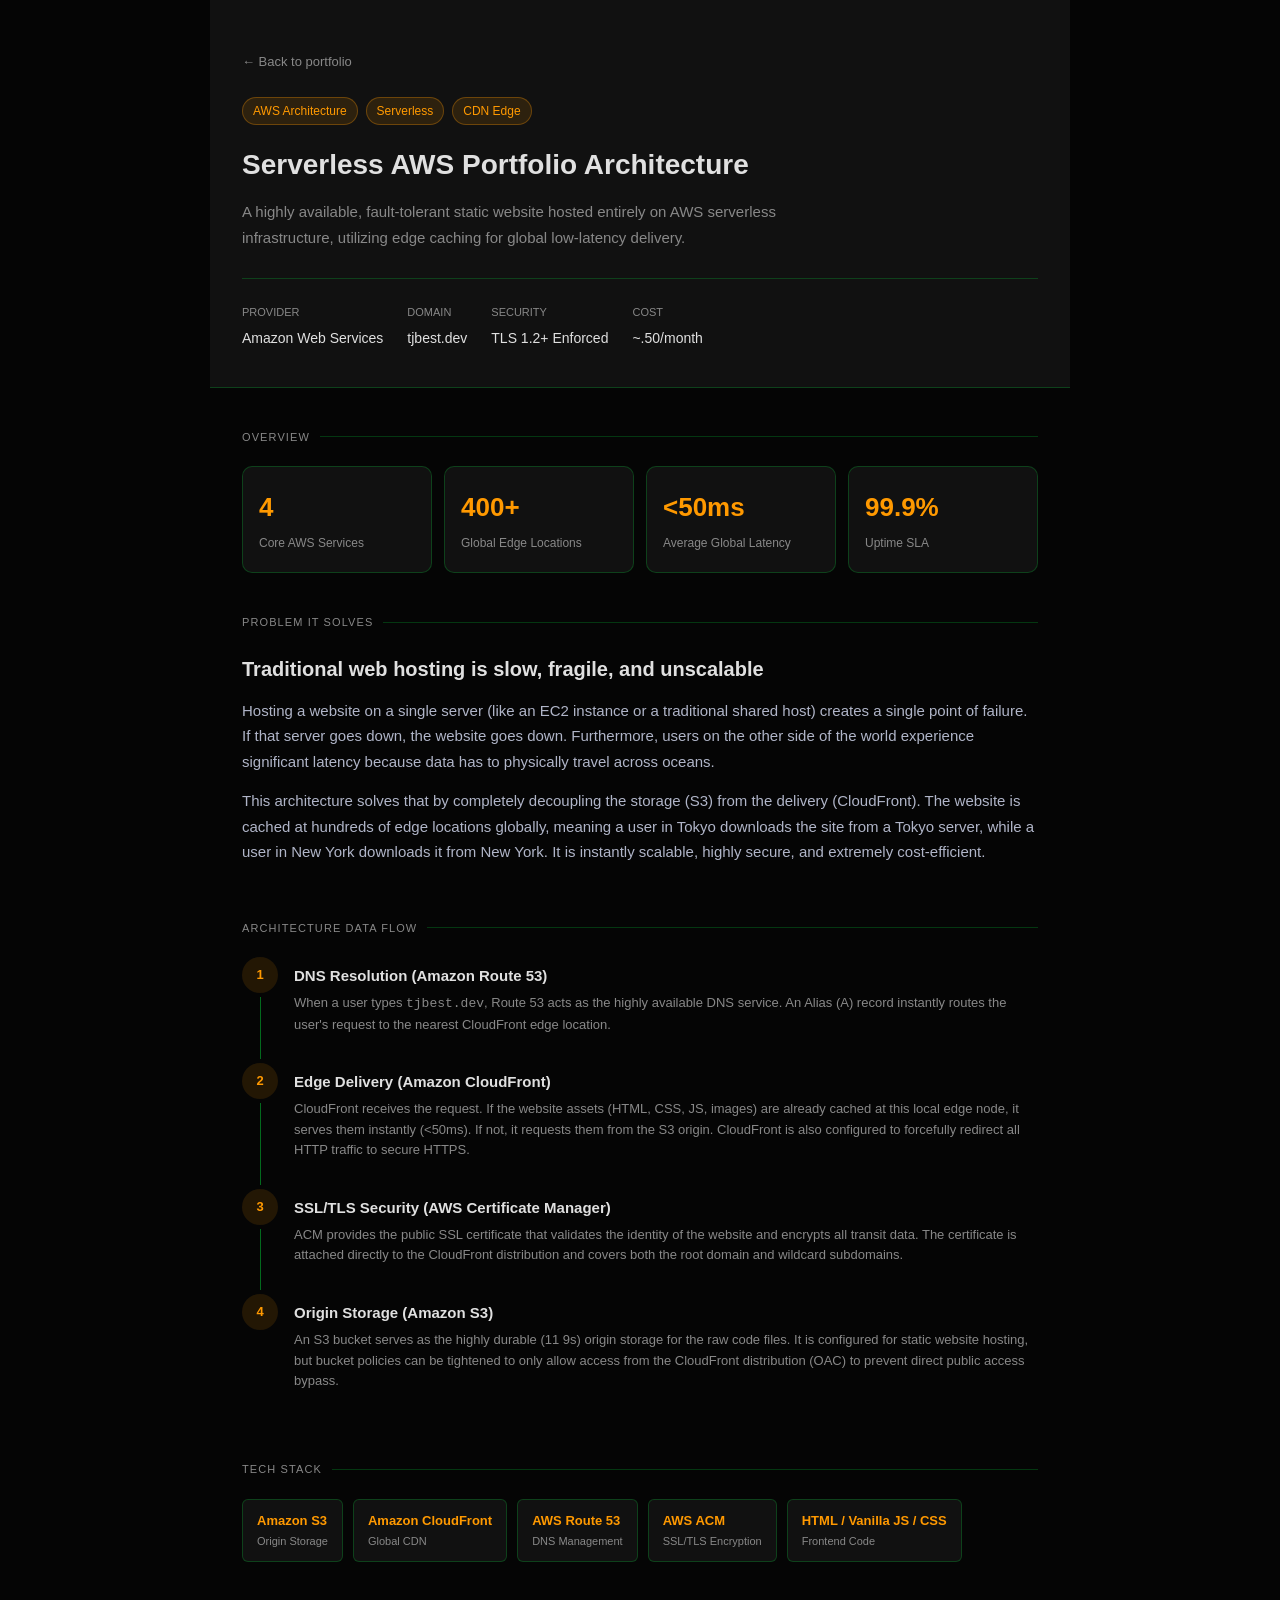
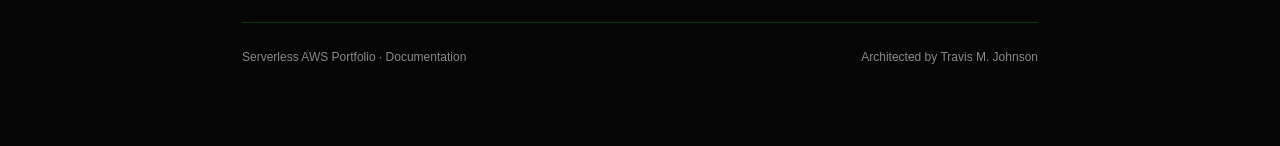
<file: cloud-resume-docs.html>
﻿<!DOCTYPE html>
<html lang="en">
<head>
<meta charset="UTF-8" />
<meta name="viewport" content="width=device-width, initial-scale=1.0"/>
<title>AWS Cloud Portfolio Architecture - Documentation</title>
<style>
  *, *::before, *::after { box-sizing: border-box; margin: 0; padding: 0; }
  :root {
    --bg: #050505; --surface: #111111; --surface2: #1a1a1a;
    --border: rgba(0,255,65,0.2); --border2: rgba(0,255,65,0.4);
    --text: #e0e0e0; --muted: #888888; --accent: #00ff41;
    --accent-dim: rgba(79,142,247,0.12);
    --orange: #ff9900; --orange-dim: rgba(255,153,0,0.12);
    --blue: #232f3e; --blue-dim: rgba(35,47,62,0.12);
    --radius: 10px; --radius-sm: 6px;
  }
  body { background: var(--bg); color: var(--text); font-family: 'Inter', sans-serif; font-size: 15px; line-height: 1.7; padding: 0 0 80px; }
  .header { background: var(--surface); border-bottom: 1px solid var(--border); padding: 48px 32px 36px; max-width: 860px; margin: 0 auto; }
  .back-link { display: inline-flex; align-items: center; gap: 6px; font-size: 13px; color: var(--muted); text-decoration: none; margin-bottom: 24px; }
  .back-link:hover { color: var(--accent); }
  .badge-row { display: flex; flex-wrap: wrap; gap: 8px; margin-bottom: 16px; }
  .badge { font-size: 12px; font-weight: 500; padding: 3px 10px; border-radius: 99px; border: 1px solid; }
  .badge-orange { background: var(--orange-dim); color: var(--orange); border-color: rgba(255,153,0,0.3); }
  h1 { font-size: 28px; font-weight: 700; margin-bottom: 10px; }
  .subtitle { color: var(--muted); font-size: 15px; max-width: 560px; }
  .meta-row { display: flex; flex-wrap: wrap; gap: 24px; margin-top: 28px; padding-top: 24px; border-top: 1px solid var(--border); }
  .meta-item label { font-size: 11px; text-transform: uppercase; color: var(--muted); display: block; margin-bottom: 3px; }
  .meta-item span { font-size: 14px; font-weight: 500; }
  .content { max-width: 860px; margin: 0 auto; padding: 0 32px; }
  .section { padding: 40px 0 0; }
  .section-label { font-size: 11px; text-transform: uppercase; letter-spacing: 0.1em; color: var(--muted); margin-bottom: 20px; display: flex; align-items: center; gap: 10px; }
  .section-label::after { content: ''; flex: 1; height: 1px; background: var(--border); }
  h2 { font-size: 20px; font-weight: 600; margin-bottom: 12px; }
  p { color: #b0b5c8; margin-bottom: 14px; }
  .stats { display: grid; grid-template-columns: repeat(auto-fit, minmax(140px, 1fr)); gap: 12px; margin-top: 4px; }
  .stat-card { background: var(--surface); border: 1px solid var(--border); border-radius: var(--radius); padding: 18px 16px; }
  .stat-card .val { font-size: 26px; font-weight: 700; color: var(--orange); }
  .stat-card .lbl { font-size: 12px; color: var(--muted); margin-top: 4px; }
  .flow { display: flex; flex-direction: column; gap: 0; margin-top: 4px; }
  .step { display: flex; gap: 16px; position: relative; }
  .step-line { display: flex; flex-direction: column; align-items: center; flex-shrink: 0; width: 36px; }
  .step-dot { width: 36px; height: 36px; border-radius: 50%; display: flex; align-items: center; justify-content: center; font-size: 13px; font-weight: 700; z-index: 1; background: var(--orange-dim); color: var(--orange); }
  .step-connector { width: 1px; flex: 1; min-height: 20px; background: var(--border2); margin: 4px 0; }
  .step:last-child .step-connector { display: none; }
  .step-body { padding-bottom: 28px; flex: 1; }
  .step-title { font-size: 15px; font-weight: 600; margin-bottom: 4px; padding-top: 6px; }
  .step-desc { font-size: 13px; color: var(--muted); line-height: 1.6; }
  .stack-list { display: flex; flex-wrap: wrap; gap: 10px; margin-top: 4px; }
  .stack-item { background: var(--surface); border: 1px solid var(--border); border-radius: var(--radius-sm); padding: 10px 14px; font-size: 13px; display: flex; align-items: center; gap: 8px; }
  .stack-name { font-weight: 600; display: block; color: var(--orange); }
  .stack-role { font-size: 11px; color: var(--muted); display: block; }
  .doc-footer { margin-top: 60px; padding-top: 24px; border-top: 1px solid var(--border); font-size: 12px; color: var(--muted); display: flex; justify-content: space-between; align-items: center; flex-wrap: wrap; gap: 10px; }
</style>
</head>
<body>

<div class="header">
  <a href="index.html" class="back-link">← Back to portfolio</a>
  <div class="badge-row">
    <span class="badge badge-orange">AWS Architecture</span>
    <span class="badge badge-orange">Serverless</span>
    <span class="badge badge-orange">CDN Edge</span>
  </div>
  <h1>Serverless AWS Portfolio Architecture</h1>
  <p class="subtitle">A highly available, fault-tolerant static website hosted entirely on AWS serverless infrastructure, utilizing edge caching for global low-latency delivery.</p>
  <div class="meta-row">
    <div class="meta-item"><label>Provider</label><span>Amazon Web Services</span></div>
    <div class="meta-item"><label>Domain</label><span>tjbest.dev</span></div>
    <div class="meta-item"><label>Security</label><span>TLS 1.2+ Enforced</span></div>
    <div class="meta-item"><label>Cost</label><span>~.50/month</span></div>
  </div>
</div>

<div class="content">
  <div class="section">
    <div class="section-label">Overview</div>
    <div class="stats">
      <div class="stat-card"><div class="val">4</div><div class="lbl">Core AWS Services</div></div>
      <div class="stat-card"><div class="val">400+</div><div class="lbl">Global Edge Locations</div></div>
      <div class="stat-card"><div class="val">&lt;50ms</div><div class="lbl">Average Global Latency</div></div>
      <div class="stat-card"><div class="val">99.9%</div><div class="lbl">Uptime SLA</div></div>
    </div>
  </div>

  <div class="section">
    <div class="section-label">Problem it solves</div>
    <h2>Traditional web hosting is slow, fragile, and unscalable</h2>
    <p>Hosting a website on a single server (like an EC2 instance or a traditional shared host) creates a single point of failure. If that server goes down, the website goes down. Furthermore, users on the other side of the world experience significant latency because data has to physically travel across oceans.</p>
    <p>This architecture solves that by completely decoupling the storage (S3) from the delivery (CloudFront). The website is cached at hundreds of edge locations globally, meaning a user in Tokyo downloads the site from a Tokyo server, while a user in New York downloads it from New York. It is instantly scalable, highly secure, and extremely cost-efficient.</p>
  </div>

  <div class="section">
    <div class="section-label">Architecture Data Flow</div>
    <div class="flow">
      <div class="step">
        <div class="step-line"><div class="step-dot">1</div><div class="step-connector"></div></div>
        <div class="step-body">
          <div class="step-title">DNS Resolution (Amazon Route 53)</div>
          <div class="step-desc">When a user types <code>tjbest.dev</code>, Route 53 acts as the highly available DNS service. An Alias (A) record instantly routes the user's request to the nearest CloudFront edge location.</div>
        </div>
      </div>
      <div class="step">
        <div class="step-line"><div class="step-dot">2</div><div class="step-connector"></div></div>
        <div class="step-body">
          <div class="step-title">Edge Delivery (Amazon CloudFront)</div>
          <div class="step-desc">CloudFront receives the request. If the website assets (HTML, CSS, JS, images) are already cached at this local edge node, it serves them instantly (&lt;50ms). If not, it requests them from the S3 origin. CloudFront is also configured to forcefully redirect all HTTP traffic to secure HTTPS.</div>
        </div>
      </div>
      <div class="step">
        <div class="step-line"><div class="step-dot">3</div><div class="step-connector"></div></div>
        <div class="step-body">
          <div class="step-title">SSL/TLS Security (AWS Certificate Manager)</div>
          <div class="step-desc">ACM provides the public SSL certificate that validates the identity of the website and encrypts all transit data. The certificate is attached directly to the CloudFront distribution and covers both the root domain and wildcard subdomains.</div>
        </div>
      </div>
      <div class="step">
        <div class="step-line"><div class="step-dot">4</div></div>
        <div class="step-body">
          <div class="step-title">Origin Storage (Amazon S3)</div>
          <div class="step-desc">An S3 bucket serves as the highly durable (11 9s) origin storage for the raw code files. It is configured for static website hosting, but bucket policies can be tightened to only allow access from the CloudFront distribution (OAC) to prevent direct public access bypass.</div>
        </div>
      </div>
    </div>
  </div>

  <div class="section">
    <div class="section-label">Tech stack</div>
    <div class="stack-list">
      <div class="stack-item"><div><span class="stack-name">Amazon S3</span><span class="stack-role">Origin Storage</span></div></div>
      <div class="stack-item"><div><span class="stack-name">Amazon CloudFront</span><span class="stack-role">Global CDN</span></div></div>
      <div class="stack-item"><div><span class="stack-name">AWS Route 53</span><span class="stack-role">DNS Management</span></div></div>
      <div class="stack-item"><div><span class="stack-name">AWS ACM</span><span class="stack-role">SSL/TLS Encryption</span></div></div>
      <div class="stack-item"><div><span class="stack-name">HTML / Vanilla JS / CSS</span><span class="stack-role">Frontend Code</span></div></div>
    </div>
  </div>

  <div class="doc-footer">
    <span>Serverless AWS Portfolio · Documentation</span>
    <span>Architected by Travis M. Johnson</span>
  </div>
</div>
</body>
</html>
</file>
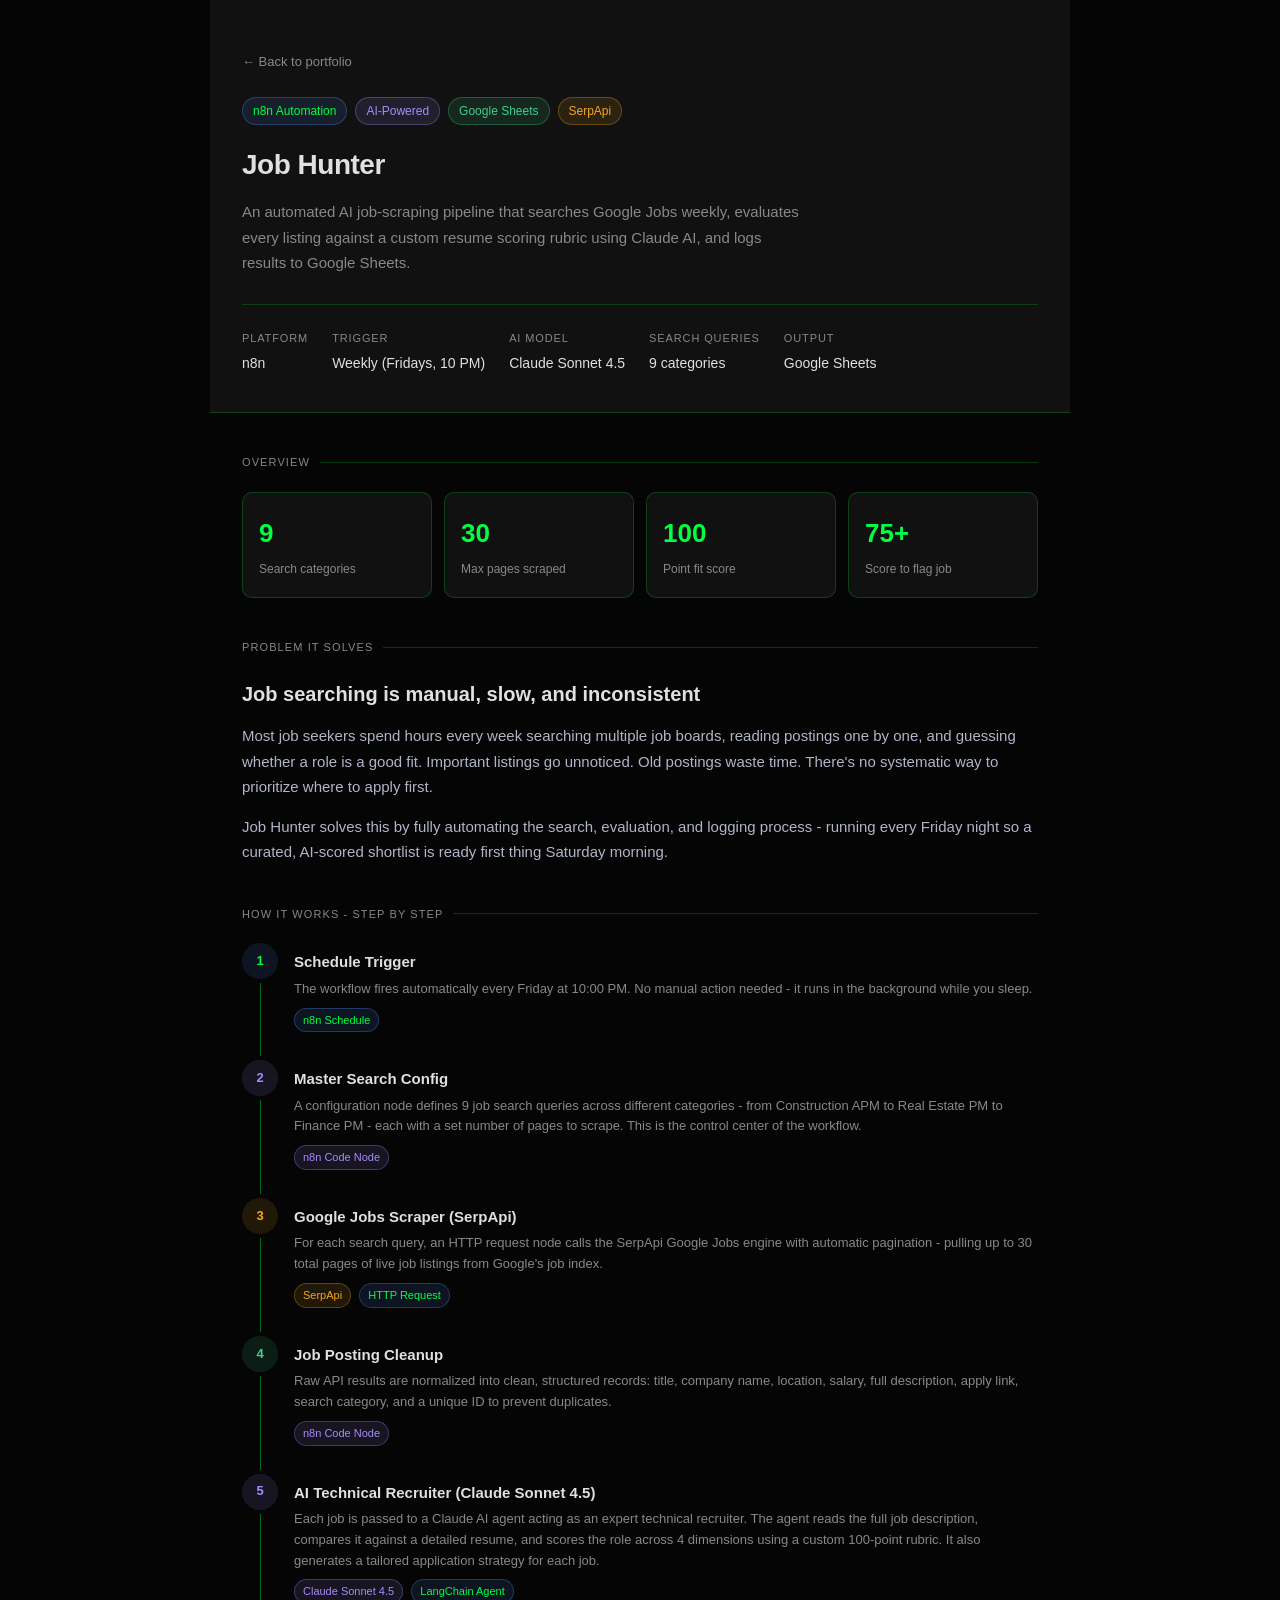
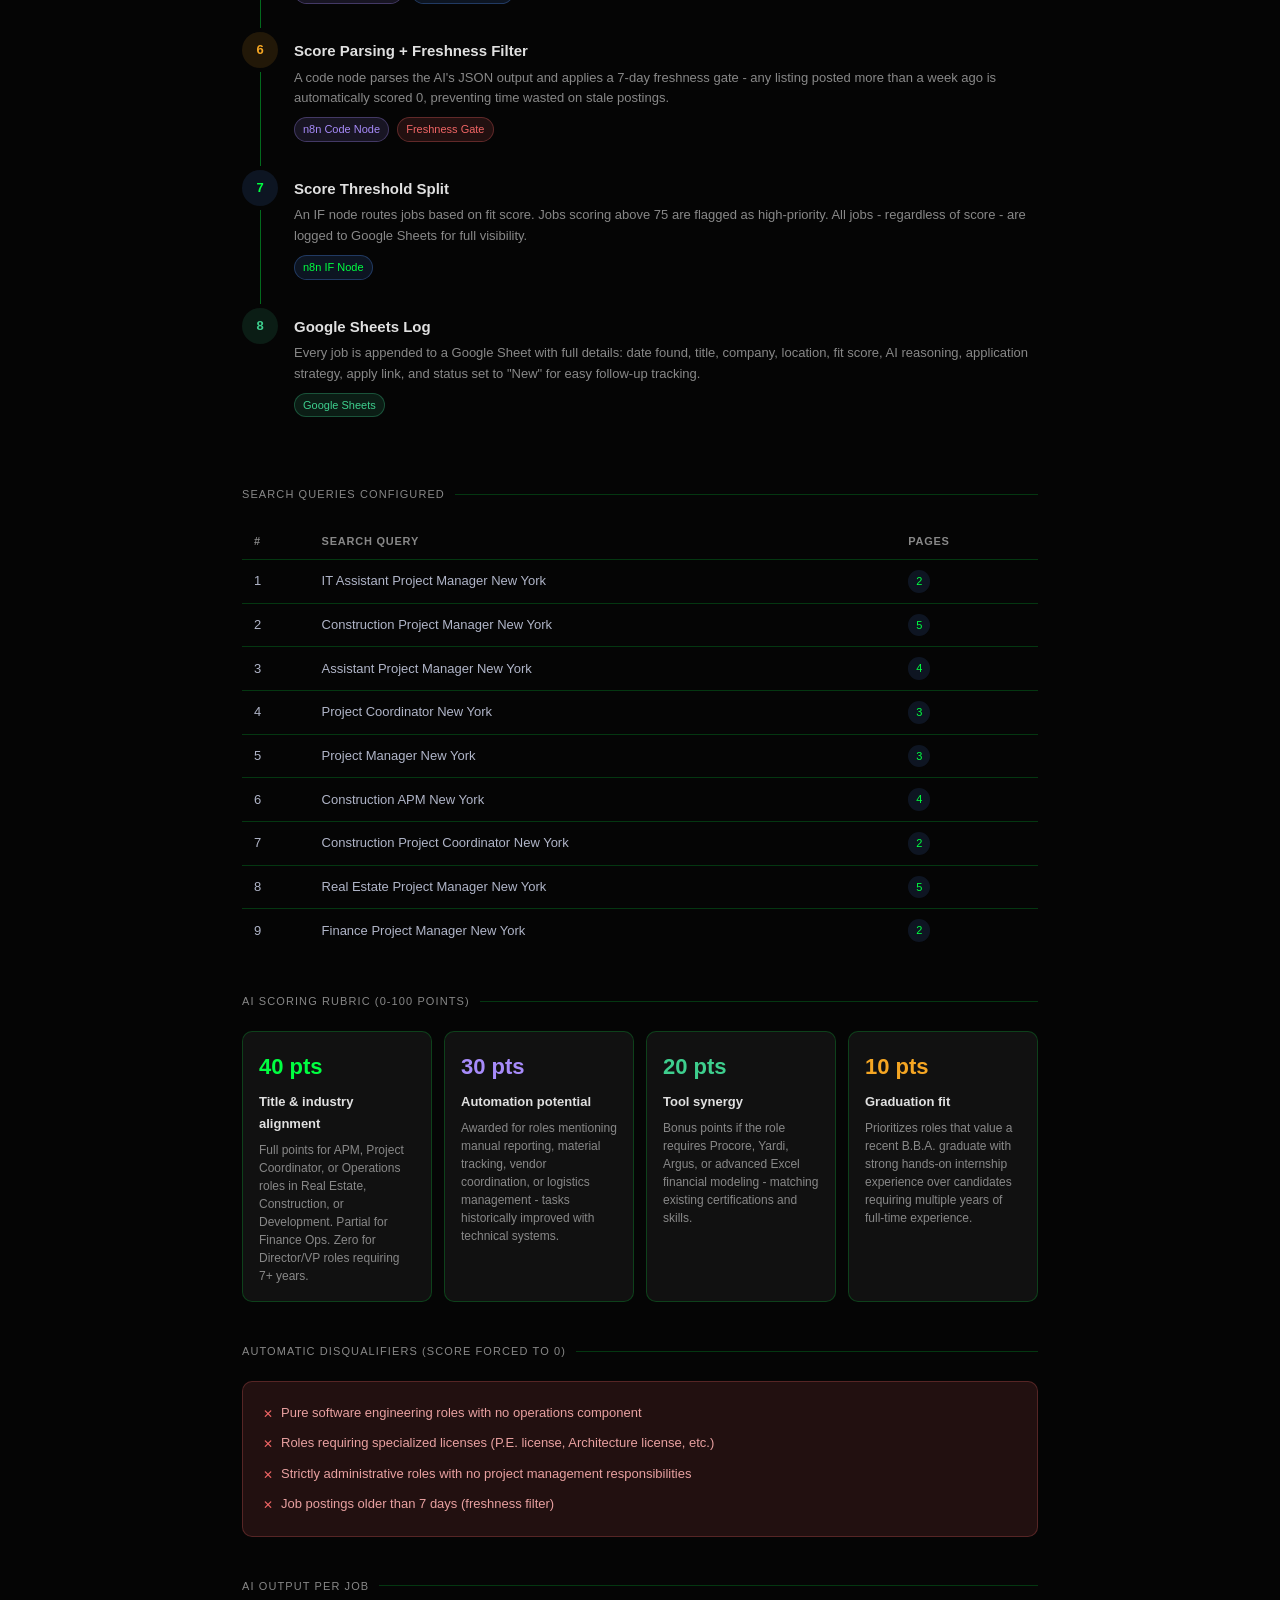
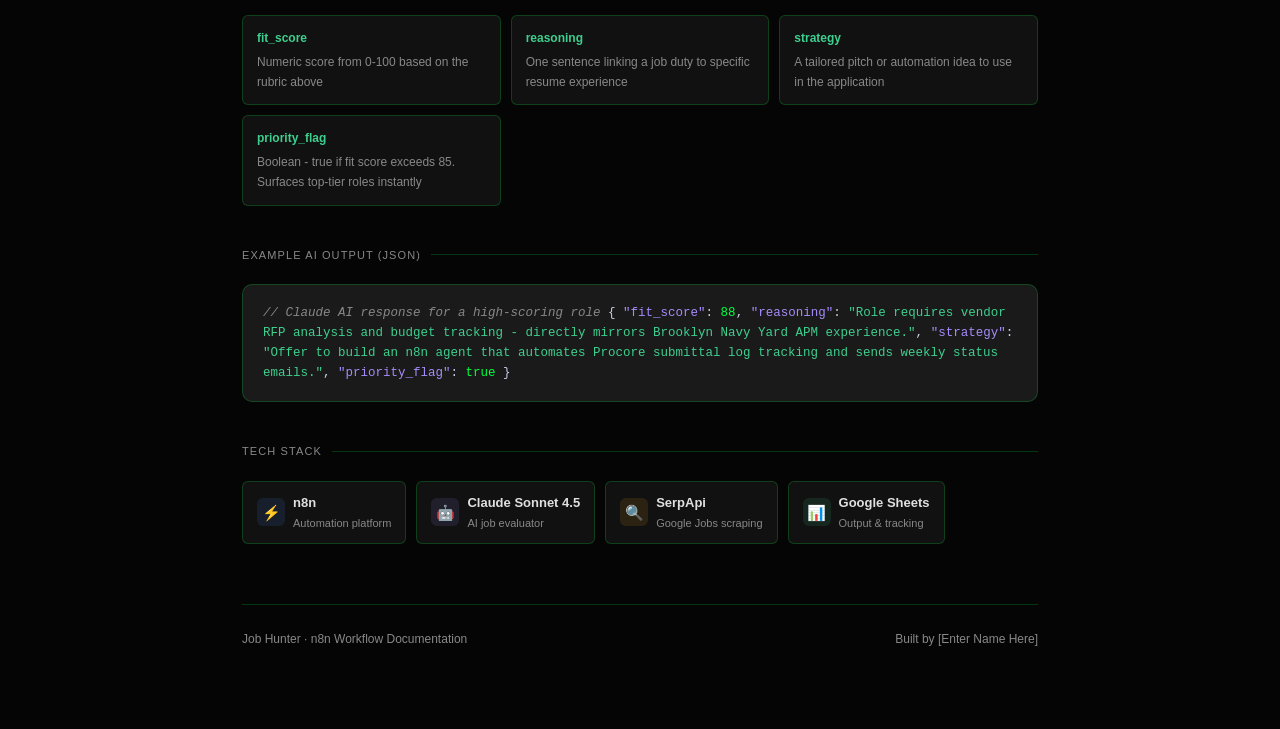
<file: job-hunter-docs.html>
﻿<!DOCTYPE html>
<html lang="en">
<head>
<meta charset="UTF-8" />
<meta name="viewport" content="width=device-width, initial-scale=1.0"/>
<title>Job Hunter - n8n Workflow Documentation</title>
<style>
  *, *::before, *::after { box-sizing: border-box; margin: 0; padding: 0; }

  :root {
    --bg: #050505;
    --surface: #111111;
    --surface2: #1a1a1a;
    --border: rgba(0,255,65,0.2);
    --border2: rgba(0,255,65,0.4);
    --text: #e0e0e0;
    --muted: #888888;
    --accent: #00ff41;
    --accent-dim: rgba(79,142,247,0.12);
    --green: #3ecf8e;
    --green-dim: rgba(62,207,142,0.12);
    --amber: #f5a623;
    --amber-dim: rgba(245,166,35,0.12);
    --red: #f06565;
    --red-dim: rgba(240,101,101,0.12);
    --purple: #a78bfa;
    --purple-dim: rgba(167,139,250,0.12);
    --radius: 10px;
    --radius-sm: 6px;
  }

  body {
    background: var(--bg);
    color: var(--text);
    font-family: 'Inter', -apple-system, BlinkMacSystemFont, sans-serif;
    font-size: 15px;
    line-height: 1.7;
    padding: 0 0 80px;
  }

  /* ── Header ── */
  .header {
    background: var(--surface);
    border-bottom: 1px solid var(--border);
    padding: 48px 32px 36px;
    max-width: 860px;
    margin: 0 auto;
  }
  .back-link {
    display: inline-flex;
    align-items: center;
    gap: 6px;
    font-size: 13px;
    color: var(--muted);
    text-decoration: none;
    margin-bottom: 24px;
  }
  .back-link:hover { color: var(--accent); }
  .badge-row {
    display: flex;
    flex-wrap: wrap;
    gap: 8px;
    margin-bottom: 16px;
  }
  .badge {
    font-size: 12px;
    font-weight: 500;
    padding: 3px 10px;
    border-radius: 99px;
    border: 1px solid;
  }
  .badge-blue  { background: var(--accent-dim);  color: var(--accent);  border-color: rgba(79,142,247,0.3); }
  .badge-green { background: var(--green-dim);   color: var(--green);   border-color: rgba(62,207,142,0.3); }
  .badge-amber { background: var(--amber-dim);   color: var(--amber);   border-color: rgba(245,166,35,0.3); }
  .badge-purple{ background: var(--purple-dim);  color: var(--purple);  border-color: rgba(167,139,250,0.3); }
  .badge-red   { background: var(--red-dim);     color: var(--red);     border-color: rgba(240,101,101,0.3); }

  h1 { font-size: 28px; font-weight: 700; letter-spacing: -0.5px; margin-bottom: 10px; }
  .subtitle { color: var(--muted); font-size: 15px; max-width: 560px; }

  .meta-row {
    display: flex;
    flex-wrap: wrap;
    gap: 24px;
    margin-top: 28px;
    padding-top: 24px;
    border-top: 1px solid var(--border);
  }
  .meta-item label { font-size: 11px; text-transform: uppercase; letter-spacing: 0.08em; color: var(--muted); display: block; margin-bottom: 3px; }
  .meta-item span  { font-size: 14px; font-weight: 500; }

  /* ── Layout ── */
  .content {
    max-width: 860px;
    margin: 0 auto;
    padding: 0 32px;
  }

  /* ── Sections ── */
  .section {
    padding: 40px 0 0;
  }
  .section-label {
    font-size: 11px;
    text-transform: uppercase;
    letter-spacing: 0.1em;
    color: var(--muted);
    margin-bottom: 20px;
    display: flex;
    align-items: center;
    gap: 10px;
  }
  .section-label::after {
    content: '';
    flex: 1;
    height: 1px;
    background: var(--border);
  }
  h2 { font-size: 20px; font-weight: 600; margin-bottom: 12px; }
  p  { color: #b0b5c8; margin-bottom: 14px; }
  p:last-child { margin-bottom: 0; }

  /* ── Summary cards ── */
  .stats {
    display: grid;
    grid-template-columns: repeat(auto-fit, minmax(140px, 1fr));
    gap: 12px;
    margin-top: 4px;
  }
  .stat-card {
    background: var(--surface);
    border: 1px solid var(--border);
    border-radius: var(--radius);
    padding: 18px 16px;
  }
  .stat-card .val { font-size: 26px; font-weight: 700; color: var(--accent); }
  .stat-card .lbl { font-size: 12px; color: var(--muted); margin-top: 4px; }

  /* ── Flow steps ── */
  .flow {
    display: flex;
    flex-direction: column;
    gap: 0;
    margin-top: 4px;
  }
  .step {
    display: flex;
    gap: 16px;
    position: relative;
  }
  .step-line {
    display: flex;
    flex-direction: column;
    align-items: center;
    flex-shrink: 0;
    width: 36px;
  }
  .step-dot {
    width: 36px;
    height: 36px;
    border-radius: 50%;
    display: flex;
    align-items: center;
    justify-content: center;
    font-size: 13px;
    font-weight: 700;
    flex-shrink: 0;
    z-index: 1;
  }
  .step-connector {
    width: 1px;
    flex: 1;
    min-height: 20px;
    background: var(--border2);
    margin: 4px 0;
  }
  .step:last-child .step-connector { display: none; }
  .step-body {
    padding-bottom: 28px;
    flex: 1;
  }
  .step-title {
    font-size: 15px;
    font-weight: 600;
    margin-bottom: 4px;
    padding-top: 6px;
  }
  .step-desc { font-size: 13px; color: var(--muted); line-height: 1.6; }
  .step-tag {
    display: inline-block;
    font-size: 11px;
    padding: 2px 8px;
    border-radius: 99px;
    margin-top: 8px;
    margin-right: 4px;
  }

  /* ── Search queries table ── */
  .query-table {
    width: 100%;
    border-collapse: collapse;
    margin-top: 4px;
    font-size: 13px;
  }
  .query-table th {
    text-align: left;
    font-size: 11px;
    text-transform: uppercase;
    letter-spacing: 0.07em;
    color: var(--muted);
    padding: 8px 12px;
    border-bottom: 1px solid var(--border);
  }
  .query-table td {
    padding: 10px 12px;
    border-bottom: 1px solid var(--border);
    color: #b0b5c8;
  }
  .query-table tr:last-child td { border-bottom: none; }
  .query-table tr:hover td { background: var(--surface2); }
  .pill-sm {
    display: inline-block;
    background: var(--accent-dim);
    color: var(--accent);
    font-size: 11px;
    padding: 2px 8px;
    border-radius: 99px;
  }

  /* ── Scoring rubric ── */
  .rubric-grid {
    display: grid;
    grid-template-columns: repeat(auto-fit, minmax(180px, 1fr));
    gap: 12px;
    margin-top: 4px;
  }
  .rubric-card {
    background: var(--surface);
    border: 1px solid var(--border);
    border-radius: var(--radius);
    padding: 16px;
  }
  .rubric-pts {
    font-size: 22px;
    font-weight: 700;
    margin-bottom: 6px;
  }
  .rubric-title { font-size: 13px; font-weight: 600; margin-bottom: 6px; }
  .rubric-desc  { font-size: 12px; color: var(--muted); line-height: 1.5; }

  /* ── Output fields ── */
  .output-grid {
    display: grid;
    grid-template-columns: repeat(auto-fit, minmax(200px, 1fr));
    gap: 10px;
    margin-top: 4px;
  }
  .output-field {
    background: var(--surface);
    border: 1px solid var(--border);
    border-radius: var(--radius-sm);
    padding: 12px 14px;
    font-size: 13px;
  }
  .output-field .field-name {
    font-weight: 600;
    color: var(--green);
    margin-bottom: 3px;
    font-size: 12px;
  }
  .output-field .field-desc { color: var(--muted); font-size: 12px; }

  /* ── Code block ── */
  .code-block {
    background: var(--surface2);
    border: 1px solid var(--border);
    border-radius: var(--radius);
    padding: 18px 20px;
    font-family: 'Fira Mono', 'Courier New', monospace;
    font-size: 12.5px;
    line-height: 1.6;
    color: #c8cfe8;
    overflow-x: auto;
    margin-top: 4px;
  }
  .code-block .k { color: var(--purple); }
  .code-block .s { color: var(--green); }
  .code-block .n { color: var(--accent); }
  .code-block .c { color: var(--muted); font-style: italic; }

  /* ── Kill switch ── */
  .kill-list {
    background: var(--red-dim);
    border: 1px solid rgba(240,101,101,0.25);
    border-radius: var(--radius);
    padding: 16px 20px;
    margin-top: 4px;
  }
  .kill-list li {
    list-style: none;
    color: #e8a0a0;
    font-size: 13px;
    padding: 4px 0;
    display: flex;
    align-items: flex-start;
    gap: 8px;
  }
  .kill-list li::before { content: '✕'; color: var(--red); font-size: 12px; margin-top: 2px; flex-shrink: 0; }

  /* ── Tech stack ── */
  .stack-list {
    display: flex;
    flex-wrap: wrap;
    gap: 10px;
    margin-top: 4px;
  }
  .stack-item {
    background: var(--surface);
    border: 1px solid var(--border);
    border-radius: var(--radius-sm);
    padding: 10px 14px;
    font-size: 13px;
    display: flex;
    align-items: center;
    gap: 8px;
  }
  .stack-icon {
    width: 28px;
    height: 28px;
    border-radius: 6px;
    display: flex;
    align-items: center;
    justify-content: center;
    font-size: 15px;
    flex-shrink: 0;
  }
  .stack-name { font-weight: 600; display: block; }
  .stack-role { font-size: 11px; color: var(--muted); display: block; }

  /* ── Footer ── */
  .doc-footer {
    margin-top: 60px;
    padding-top: 24px;
    border-top: 1px solid var(--border);
    font-size: 12px;
    color: var(--muted);
    display: flex;
    justify-content: space-between;
    align-items: center;
    flex-wrap: wrap;
    gap: 10px;
  }

  @media (max-width: 600px) {
    .header, .content { padding-left: 16px; padding-right: 16px; }
    h1 { font-size: 22px; }
    .stats { grid-template-columns: repeat(2, 1fr); }
    .meta-row { gap: 16px; }
  }
</style>
</head>
<body>

<div class="header">
  <a href="index.html" class="back-link">← Back to portfolio</a>
  <div class="badge-row">
    <span class="badge badge-blue">n8n Automation</span>
    <span class="badge badge-purple">AI-Powered</span>
    <span class="badge badge-green">Google Sheets</span>
    <span class="badge badge-amber">SerpApi</span>
  </div>
  <h1>Job Hunter</h1>
  <p class="subtitle">An automated AI job-scraping pipeline that searches Google Jobs weekly, evaluates every listing against a custom resume scoring rubric using Claude AI, and logs results to Google Sheets.</p>
  <div class="meta-row">
    <div class="meta-item"><label>Platform</label><span>n8n</span></div>
    <div class="meta-item"><label>Trigger</label><span>Weekly (Fridays, 10 PM)</span></div>
    <div class="meta-item"><label>AI Model</label><span>Claude Sonnet 4.5</span></div>
    <div class="meta-item"><label>Search Queries</label><span>9 categories</span></div>
    <div class="meta-item"><label>Output</label><span>Google Sheets</span></div>
  </div>
</div>

<div class="content">

  <!-- Overview -->
  <div class="section">
    <div class="section-label">Overview</div>
    <div class="stats">
      <div class="stat-card"><div class="val">9</div><div class="lbl">Search categories</div></div>
      <div class="stat-card"><div class="val">30</div><div class="lbl">Max pages scraped</div></div>
      <div class="stat-card"><div class="val">100</div><div class="lbl">Point fit score</div></div>
      <div class="stat-card"><div class="val">75+</div><div class="lbl">Score to flag job</div></div>
    </div>
  </div>

  <!-- Problem this solves -->
  <div class="section">
    <div class="section-label">Problem it solves</div>
    <h2>Job searching is manual, slow, and inconsistent</h2>
    <p>Most job seekers spend hours every week searching multiple job boards, reading postings one by one, and guessing whether a role is a good fit. Important listings go unnoticed. Old postings waste time. There's no systematic way to prioritize where to apply first.</p>
    <p>Job Hunter solves this by fully automating the search, evaluation, and logging process - running every Friday night so a curated, AI-scored shortlist is ready first thing Saturday morning.</p>
  </div>

  <!-- How it works -->
  <div class="section">
    <div class="section-label">How it works - step by step</div>
    <div class="flow">

      <div class="step">
        <div class="step-line">
          <div class="step-dot" style="background:var(--accent-dim);color:var(--accent);">1</div>
          <div class="step-connector"></div>
        </div>
        <div class="step-body">
          <div class="step-title">Schedule Trigger</div>
          <div class="step-desc">The workflow fires automatically every Friday at 10:00 PM. No manual action needed - it runs in the background while you sleep.</div>
          <span class="step-tag badge badge-blue">n8n Schedule</span>
        </div>
      </div>

      <div class="step">
        <div class="step-line">
          <div class="step-dot" style="background:var(--purple-dim);color:var(--purple);">2</div>
          <div class="step-connector"></div>
        </div>
        <div class="step-body">
          <div class="step-title">Master Search Config</div>
          <div class="step-desc">A configuration node defines 9 job search queries across different categories - from Construction APM to Real Estate PM to Finance PM - each with a set number of pages to scrape. This is the control center of the workflow.</div>
          <span class="step-tag badge badge-purple">n8n Code Node</span>
        </div>
      </div>

      <div class="step">
        <div class="step-line">
          <div class="step-dot" style="background:var(--amber-dim);color:var(--amber);">3</div>
          <div class="step-connector"></div>
        </div>
        <div class="step-body">
          <div class="step-title">Google Jobs Scraper (SerpApi)</div>
          <div class="step-desc">For each search query, an HTTP request node calls the SerpApi Google Jobs engine with automatic pagination - pulling up to 30 total pages of live job listings from Google's job index.</div>
          <span class="step-tag badge badge-amber">SerpApi</span>
          <span class="step-tag badge badge-blue">HTTP Request</span>
        </div>
      </div>

      <div class="step">
        <div class="step-line">
          <div class="step-dot" style="background:var(--green-dim);color:var(--green);">4</div>
          <div class="step-connector"></div>
        </div>
        <div class="step-body">
          <div class="step-title">Job Posting Cleanup</div>
          <div class="step-desc">Raw API results are normalized into clean, structured records: title, company name, location, salary, full description, apply link, search category, and a unique ID to prevent duplicates.</div>
          <span class="step-tag badge badge-purple">n8n Code Node</span>
        </div>
      </div>

      <div class="step">
        <div class="step-line">
          <div class="step-dot" style="background:var(--purple-dim);color:var(--purple);">5</div>
          <div class="step-connector"></div>
        </div>
        <div class="step-body">
          <div class="step-title">AI Technical Recruiter (Claude Sonnet 4.5)</div>
          <div class="step-desc">Each job is passed to a Claude AI agent acting as an expert technical recruiter. The agent reads the full job description, compares it against a detailed resume, and scores the role across 4 dimensions using a custom 100-point rubric. It also generates a tailored application strategy for each job.</div>
          <span class="step-tag badge badge-purple">Claude Sonnet 4.5</span>
          <span class="step-tag badge badge-blue">LangChain Agent</span>
        </div>
      </div>

      <div class="step">
        <div class="step-line">
          <div class="step-dot" style="background:var(--amber-dim);color:var(--amber);">6</div>
          <div class="step-connector"></div>
        </div>
        <div class="step-body">
          <div class="step-title">Score Parsing + Freshness Filter</div>
          <div class="step-desc">A code node parses the AI's JSON output and applies a 7-day freshness gate - any listing posted more than a week ago is automatically scored 0, preventing time wasted on stale postings.</div>
          <span class="step-tag badge badge-purple">n8n Code Node</span>
          <span class="step-tag badge badge-red">Freshness Gate</span>
        </div>
      </div>

      <div class="step">
        <div class="step-line">
          <div class="step-dot" style="background:var(--accent-dim);color:var(--accent);">7</div>
          <div class="step-connector"></div>
        </div>
        <div class="step-body">
          <div class="step-title">Score Threshold Split</div>
          <div class="step-desc">An IF node routes jobs based on fit score. Jobs scoring above 75 are flagged as high-priority. All jobs - regardless of score - are logged to Google Sheets for full visibility.</div>
          <span class="step-tag badge badge-blue">n8n IF Node</span>
        </div>
      </div>

      <div class="step">
        <div class="step-line">
          <div class="step-dot" style="background:var(--green-dim);color:var(--green);">8</div>
        </div>
        <div class="step-body">
          <div class="step-title">Google Sheets Log</div>
          <div class="step-desc">Every job is appended to a Google Sheet with full details: date found, title, company, location, fit score, AI reasoning, application strategy, apply link, and status set to "New" for easy follow-up tracking.</div>
          <span class="step-tag badge badge-green">Google Sheets</span>
        </div>
      </div>

    </div>
  </div>

  <!-- Search queries -->
  <div class="section">
    <div class="section-label">Search queries configured</div>
    <table class="query-table">
      <thead>
        <tr>
          <th>#</th>
          <th>Search query</th>
          <th>Pages</th>
        </tr>
      </thead>
      <tbody>
        <tr><td>1</td><td>IT Assistant Project Manager New York</td><td><span class="pill-sm">2</span></td></tr>
        <tr><td>2</td><td>Construction Project Manager New York</td><td><span class="pill-sm">5</span></td></tr>
        <tr><td>3</td><td>Assistant Project Manager New York</td><td><span class="pill-sm">4</span></td></tr>
        <tr><td>4</td><td>Project Coordinator New York</td><td><span class="pill-sm">3</span></td></tr>
        <tr><td>5</td><td>Project Manager New York</td><td><span class="pill-sm">3</span></td></tr>
        <tr><td>6</td><td>Construction APM New York</td><td><span class="pill-sm">4</span></td></tr>
        <tr><td>7</td><td>Construction Project Coordinator New York</td><td><span class="pill-sm">2</span></td></tr>
        <tr><td>8</td><td>Real Estate Project Manager New York</td><td><span class="pill-sm">5</span></td></tr>
        <tr><td>9</td><td>Finance Project Manager New York</td><td><span class="pill-sm">2</span></td></tr>
      </tbody>
    </table>
  </div>

  <!-- Scoring rubric -->
  <div class="section">
    <div class="section-label">AI scoring rubric (0-100 points)</div>
    <div class="rubric-grid">
      <div class="rubric-card">
        <div class="rubric-pts" style="color:var(--accent);">40 pts</div>
        <div class="rubric-title">Title &amp; industry alignment</div>
        <div class="rubric-desc">Full points for APM, Project Coordinator, or Operations roles in Real Estate, Construction, or Development. Partial for Finance Ops. Zero for Director/VP roles requiring 7+ years.</div>
      </div>
      <div class="rubric-card">
        <div class="rubric-pts" style="color:var(--purple);">30 pts</div>
        <div class="rubric-title">Automation potential</div>
        <div class="rubric-desc">Awarded for roles mentioning manual reporting, material tracking, vendor coordination, or logistics management - tasks historically improved with technical systems.</div>
      </div>
      <div class="rubric-card">
        <div class="rubric-pts" style="color:var(--green);">20 pts</div>
        <div class="rubric-title">Tool synergy</div>
        <div class="rubric-desc">Bonus points if the role requires Procore, Yardi, Argus, or advanced Excel financial modeling - matching existing certifications and skills.</div>
      </div>
      <div class="rubric-card">
        <div class="rubric-pts" style="color:var(--amber);">10 pts</div>
        <div class="rubric-title">Graduation fit</div>
        <div class="rubric-desc">Prioritizes roles that value a recent B.B.A. graduate with strong hands-on internship experience over candidates requiring multiple years of full-time experience.</div>
      </div>
    </div>
  </div>

  <!-- Kill switch -->
  <div class="section">
    <div class="section-label">Automatic disqualifiers (score forced to 0)</div>
    <ul class="kill-list">
      <li>Pure software engineering roles with no operations component</li>
      <li>Roles requiring specialized licenses (P.E. license, Architecture license, etc.)</li>
      <li>Strictly administrative roles with no project management responsibilities</li>
      <li>Job postings older than 7 days (freshness filter)</li>
    </ul>
  </div>

  <!-- AI output format -->
  <div class="section">
    <div class="section-label">AI output per job</div>
    <div class="output-grid">
      <div class="output-field">
        <div class="field-name">fit_score</div>
        <div class="field-desc">Numeric score from 0-100 based on the rubric above</div>
      </div>
      <div class="output-field">
        <div class="field-name">reasoning</div>
        <div class="field-desc">One sentence linking a job duty to specific resume experience</div>
      </div>
      <div class="output-field">
        <div class="field-name">strategy</div>
        <div class="field-desc">A tailored pitch or automation idea to use in the application</div>
      </div>
      <div class="output-field">
        <div class="field-name">priority_flag</div>
        <div class="field-desc">Boolean - true if fit score exceeds 85. Surfaces top-tier roles instantly</div>
      </div>
    </div>
  </div>

  <!-- Example JSON output -->
  <div class="section">
    <div class="section-label">Example AI output (JSON)</div>
    <div class="code-block">
<span class="c">// Claude AI response for a high-scoring role</span>
{
  <span class="k">"fit_score"</span>: <span class="n">88</span>,
  <span class="k">"reasoning"</span>: <span class="s">"Role requires vendor RFP analysis and budget tracking -
    directly mirrors Brooklyn Navy Yard APM experience."</span>,
  <span class="k">"strategy"</span>: <span class="s">"Offer to build an n8n agent that automates Procore
    submittal log tracking and sends weekly status emails."</span>,
  <span class="k">"priority_flag"</span>: <span class="n">true</span>
}
    </div>
  </div>

  <!-- Tech stack -->
  <div class="section">
    <div class="section-label">Tech stack</div>
    <div class="stack-list">
      <div class="stack-item">
        <div class="stack-icon" style="background:var(--accent-dim);">⚡</div>
        <div><span class="stack-name">n8n</span><span class="stack-role">Automation platform</span></div>
      </div>
      <div class="stack-item">
        <div class="stack-icon" style="background:var(--purple-dim);">🤖</div>
        <div><span class="stack-name">Claude Sonnet 4.5</span><span class="stack-role">AI job evaluator</span></div>
      </div>
      <div class="stack-item">
        <div class="stack-icon" style="background:var(--amber-dim);">🔍</div>
        <div><span class="stack-name">SerpApi</span><span class="stack-role">Google Jobs scraping</span></div>
      </div>
      <div class="stack-item">
        <div class="stack-icon" style="background:var(--green-dim);">📊</div>
        <div><span class="stack-name">Google Sheets</span><span class="stack-role">Output &amp; tracking</span></div>
      </div>
    </div>
  </div>

  <div class="doc-footer">
    <span>Job Hunter · n8n Workflow Documentation</span>
    <span>Built by [Enter Name Here]</span>
  </div>

</div>
</body>
</html>
</file>
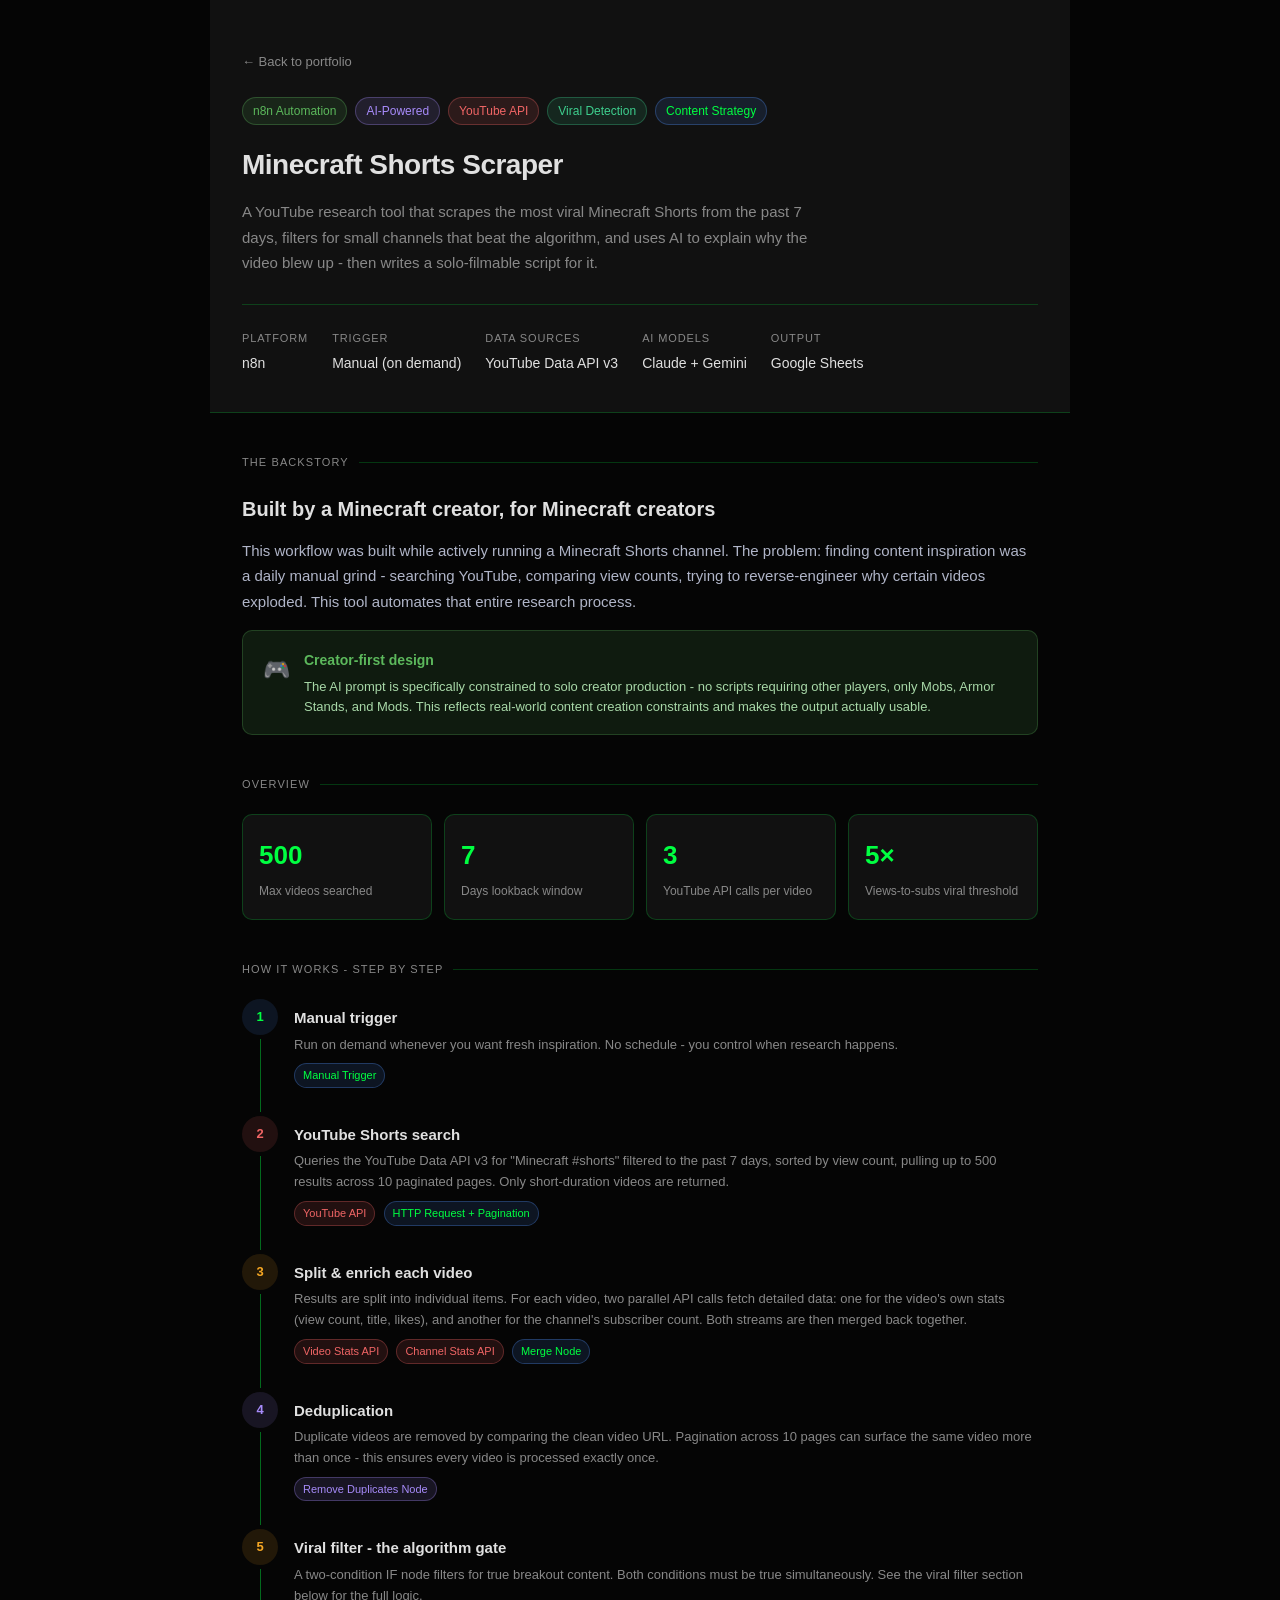
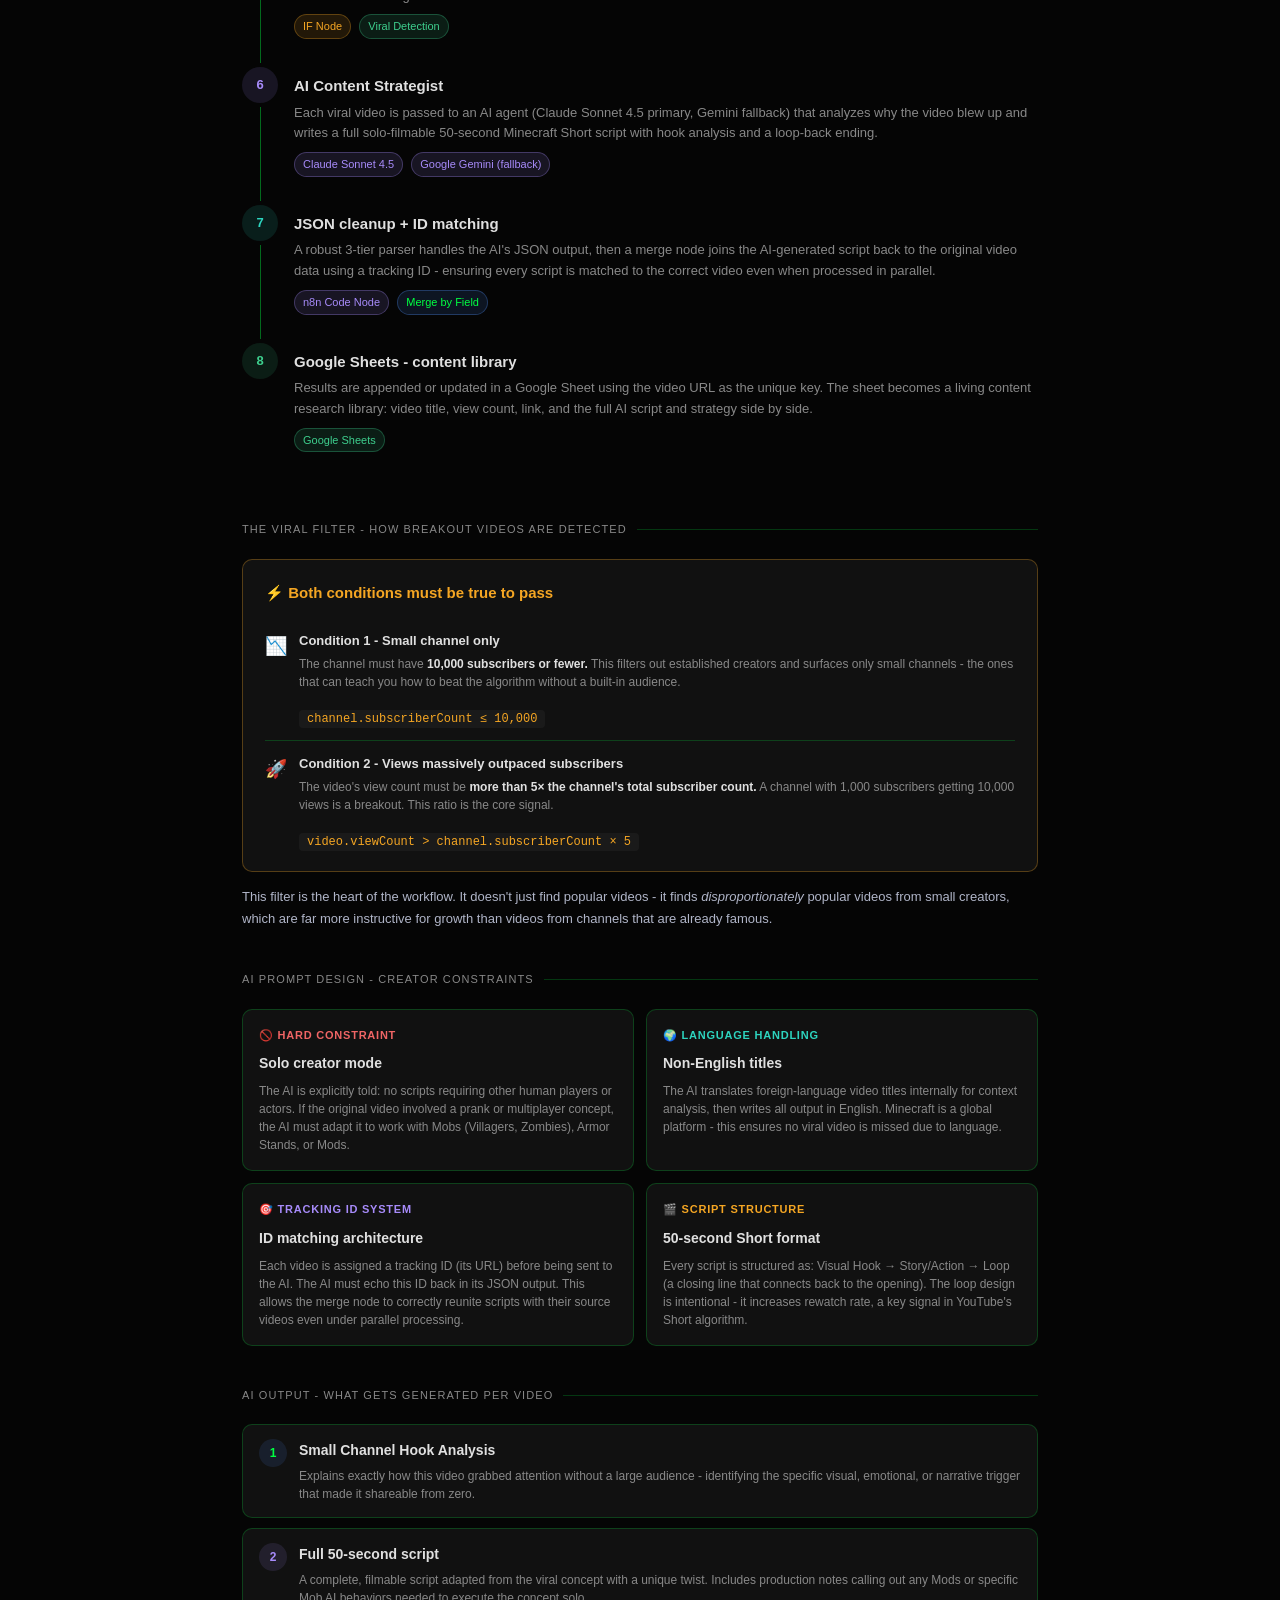
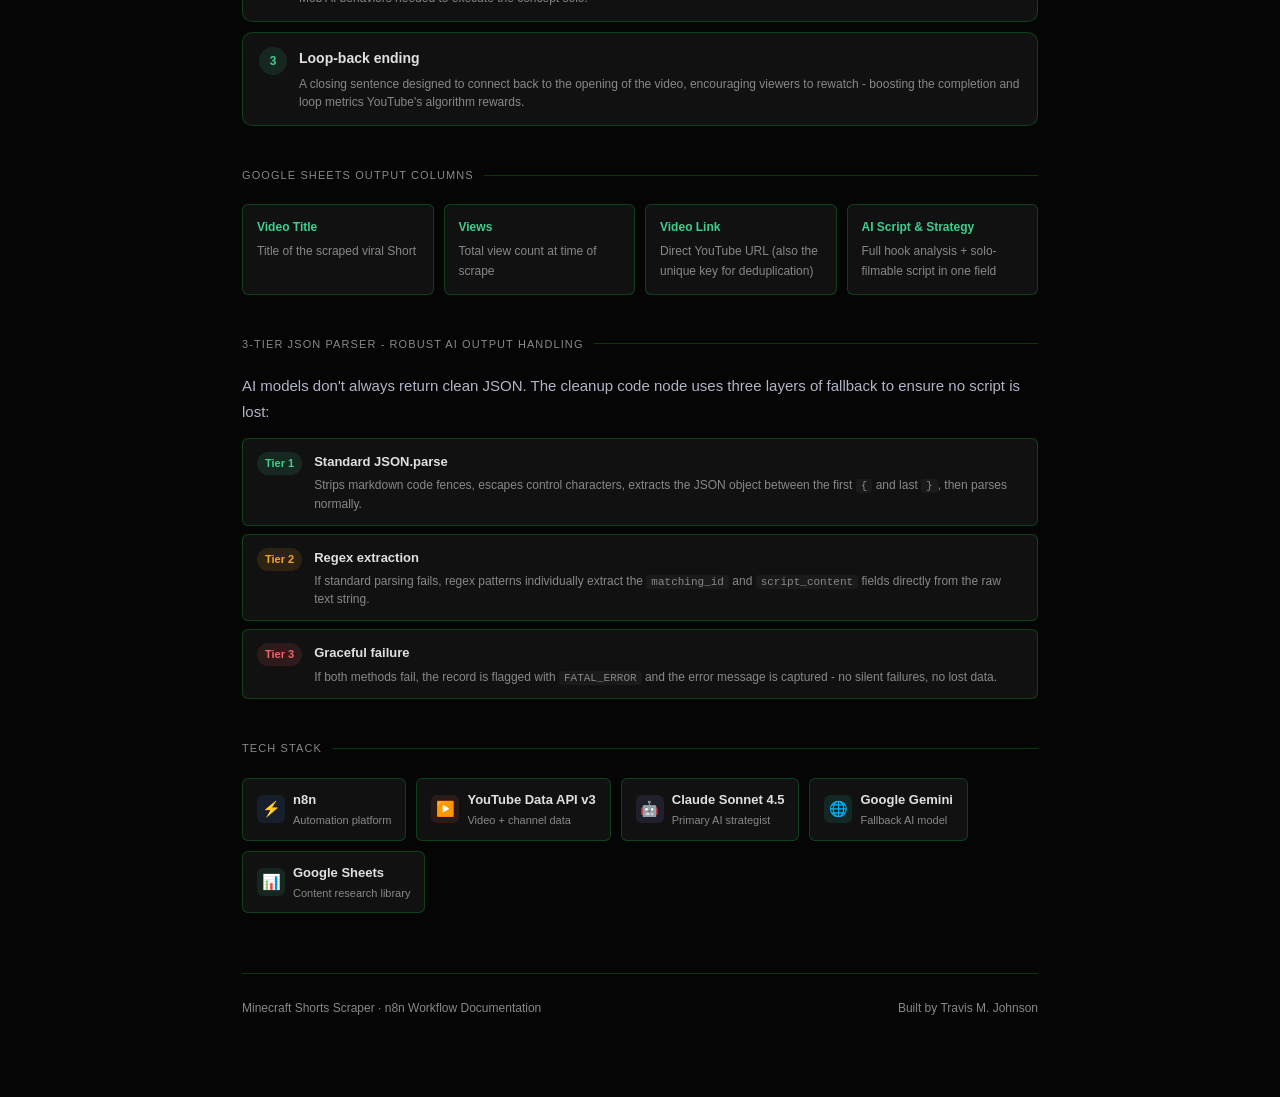
<file: minecraft-scraper-docs.html>
﻿<!DOCTYPE html>
<html lang="en">
<head>
<meta charset="UTF-8" />
<meta name="viewport" content="width=device-width, initial-scale=1.0"/>
<title>Minecraft Shorts Scraper - n8n Workflow Documentation</title>
<style>
  *, *::before, *::after { box-sizing: border-box; margin: 0; padding: 0; }

  :root {
    --bg: #050505;
    --surface: #111111;
    --surface2: #1a1a1a;
    --border: rgba(0,255,65,0.2);
    --border2: rgba(0,255,65,0.4);
    --text: #e0e0e0;
    --muted: #888888;
    --accent: #00ff41;
    --accent-dim: rgba(79,142,247,0.12);
    --green: #3ecf8e;
    --green-dim: rgba(62,207,142,0.12);
    --amber: #f5a623;
    --amber-dim: rgba(245,166,35,0.12);
    --red: #f06565;
    --red-dim: rgba(240,101,101,0.12);
    --purple: #a78bfa;
    --purple-dim: rgba(167,139,250,0.12);
    --teal: #2dd4bf;
    --teal-dim: rgba(45,212,191,0.12);
    --grass: #5cb85c;
    --grass-dim: rgba(92,184,92,0.12);
    --radius: 10px;
    --radius-sm: 6px;
  }

  body {
    background: var(--bg);
    color: var(--text);
    font-family: 'Inter', -apple-system, BlinkMacSystemFont, sans-serif;
    font-size: 15px;
    line-height: 1.7;
    padding: 0 0 80px;
  }

  .header {
    background: var(--surface);
    border-bottom: 1px solid var(--border);
    padding: 48px 32px 36px;
    max-width: 860px;
    margin: 0 auto;
  }
  .back-link { display: inline-flex; align-items: center; gap: 6px; font-size: 13px; color: var(--muted); text-decoration: none; margin-bottom: 24px; }
  .back-link:hover { color: var(--accent); }
  .badge-row { display: flex; flex-wrap: wrap; gap: 8px; margin-bottom: 16px; }
  .badge { font-size: 12px; font-weight: 500; padding: 3px 10px; border-radius: 99px; border: 1px solid; }
  .badge-blue   { background: var(--accent-dim);  color: var(--accent);  border-color: rgba(79,142,247,0.3); }
  .badge-green  { background: var(--green-dim);   color: var(--green);   border-color: rgba(62,207,142,0.3); }
  .badge-amber  { background: var(--amber-dim);   color: var(--amber);   border-color: rgba(245,166,35,0.3); }
  .badge-purple { background: var(--purple-dim);  color: var(--purple);  border-color: rgba(167,139,250,0.3); }
  .badge-grass  { background: var(--grass-dim);   color: var(--grass);   border-color: rgba(92,184,92,0.3); }
  .badge-red    { background: var(--red-dim);     color: var(--red);     border-color: rgba(240,101,101,0.3); }

  h1 { font-size: 28px; font-weight: 700; letter-spacing: -0.5px; margin-bottom: 10px; }
  .subtitle { color: var(--muted); font-size: 15px; max-width: 580px; }

  .meta-row { display: flex; flex-wrap: wrap; gap: 24px; margin-top: 28px; padding-top: 24px; border-top: 1px solid var(--border); }
  .meta-item label { font-size: 11px; text-transform: uppercase; letter-spacing: 0.08em; color: var(--muted); display: block; margin-bottom: 3px; }
  .meta-item span  { font-size: 14px; font-weight: 500; }

  .content { max-width: 860px; margin: 0 auto; padding: 0 32px; }
  .section { padding: 40px 0 0; }
  .section-label { font-size: 11px; text-transform: uppercase; letter-spacing: 0.1em; color: var(--muted); margin-bottom: 20px; display: flex; align-items: center; gap: 10px; }
  .section-label::after { content: ''; flex: 1; height: 1px; background: var(--border); }
  h2 { font-size: 20px; font-weight: 600; margin-bottom: 12px; }
  p  { color: #b0b5c8; margin-bottom: 14px; }
  p:last-child { margin-bottom: 0; }

  /* Stats */
  .stats { display: grid; grid-template-columns: repeat(auto-fit, minmax(130px, 1fr)); gap: 12px; margin-top: 4px; }
  .stat-card { background: var(--surface); border: 1px solid var(--border); border-radius: var(--radius); padding: 18px 16px; }
  .stat-card .val { font-size: 26px; font-weight: 700; color: var(--accent); }
  .stat-card .lbl { font-size: 12px; color: var(--muted); margin-top: 4px; }

  /* Callout */
  .callout { border-radius: var(--radius); padding: 18px 20px; margin-top: 4px; display: flex; gap: 14px; align-items: flex-start; }
  .callout-icon { font-size: 22px; flex-shrink: 0; margin-top: 2px; }
  .callout-title { font-size: 14px; font-weight: 600; margin-bottom: 4px; }
  .callout-desc { font-size: 13px; line-height: 1.5; }

  /* Step flow */
  .flow { display: flex; flex-direction: column; margin-top: 4px; }
  .step { display: flex; gap: 16px; }
  .step-line { display: flex; flex-direction: column; align-items: center; flex-shrink: 0; width: 36px; }
  .step-dot { width: 36px; height: 36px; border-radius: 50%; display: flex; align-items: center; justify-content: center; font-size: 13px; font-weight: 700; flex-shrink: 0; z-index: 1; }
  .step-connector { width: 1px; flex: 1; min-height: 20px; background: var(--border2); margin: 4px 0; }
  .step:last-child .step-connector { display: none; }
  .step-body { padding-bottom: 28px; flex: 1; }
  .step-title { font-size: 15px; font-weight: 600; margin-bottom: 4px; padding-top: 6px; }
  .step-desc { font-size: 13px; color: var(--muted); line-height: 1.6; }
  .step-tag { display: inline-block; font-size: 11px; padding: 2px 8px; border-radius: 99px; margin-top: 8px; margin-right: 4px; }

  /* Viral filter spotlight */
  .filter-box {
    background: var(--surface);
    border: 1px solid rgba(245,166,35,0.3);
    border-radius: var(--radius);
    padding: 20px 22px;
    margin-top: 4px;
  }
  .filter-box h3 { font-size: 15px; font-weight: 600; margin-bottom: 12px; color: var(--amber); }
  .filter-rule {
    display: flex; align-items: flex-start; gap: 12px;
    padding: 12px 0; border-bottom: 1px solid var(--border);
  }
  .filter-rule:last-child { border-bottom: none; padding-bottom: 0; }
  .filter-rule .icon { font-size: 18px; flex-shrink: 0; margin-top: 1px; }
  .filter-rule .rule-title { font-size: 13px; font-weight: 600; margin-bottom: 3px; }
  .filter-rule .rule-desc { font-size: 12px; color: var(--muted); line-height: 1.5; }
  .formula { font-family: 'Fira Mono', monospace; background: var(--surface2); padding: 2px 8px; border-radius: 4px; font-size: 12px; color: var(--amber); }

  /* AI prompt constraints */
  .constraints { display: grid; grid-template-columns: 1fr 1fr; gap: 12px; margin-top: 4px; }
  .constraint-card { background: var(--surface); border: 1px solid var(--border); border-radius: var(--radius); padding: 16px; }
  .constraint-label { font-size: 11px; text-transform: uppercase; letter-spacing: 0.07em; font-weight: 600; margin-bottom: 8px; }
  .constraint-title { font-size: 14px; font-weight: 600; margin-bottom: 6px; }
  .constraint-desc { font-size: 12px; color: var(--muted); line-height: 1.5; }

  /* Output fields */
  .output-grid { display: grid; grid-template-columns: repeat(auto-fit, minmax(180px, 1fr)); gap: 10px; margin-top: 4px; }
  .output-field { background: var(--surface); border: 1px solid var(--border); border-radius: var(--radius-sm); padding: 12px 14px; }
  .output-field .field-name { font-weight: 600; color: var(--green); margin-bottom: 3px; font-size: 12px; }
  .output-field .field-desc { color: var(--muted); font-size: 12px; }

  /* Code block */
  .code-block { background: var(--surface2); border: 1px solid var(--border); border-radius: var(--radius); padding: 18px 20px; font-family: 'Fira Mono', 'Courier New', monospace; font-size: 12.5px; line-height: 1.7; color: #c8cfe8; overflow-x: auto; margin-top: 4px; }
  .code-block .c { color: var(--muted); font-style: italic; }
  .code-block .k { color: var(--purple); }
  .code-block .s { color: var(--green); }
  .code-block .n { color: var(--amber); }

  /* Script output structure */
  .script-parts { display: flex; flex-direction: column; gap: 10px; margin-top: 4px; }
  .script-part { background: var(--surface); border: 1px solid var(--border); border-radius: var(--radius); padding: 14px 16px; display: flex; gap: 12px; align-items: flex-start; }
  .script-part-num { width: 28px; height: 28px; border-radius: 50%; display: flex; align-items: center; justify-content: center; font-size: 12px; font-weight: 700; flex-shrink: 0; }
  .script-part-title { font-size: 14px; font-weight: 600; margin-bottom: 4px; }
  .script-part-desc { font-size: 12px; color: var(--muted); line-height: 1.5; }

  /* Tech stack */
  .stack-list { display: flex; flex-wrap: wrap; gap: 10px; margin-top: 4px; }
  .stack-item { background: var(--surface); border: 1px solid var(--border); border-radius: var(--radius-sm); padding: 10px 14px; font-size: 13px; display: flex; align-items: center; gap: 8px; }
  .stack-icon { width: 28px; height: 28px; border-radius: 6px; display: flex; align-items: center; justify-content: center; font-size: 15px; flex-shrink: 0; }
  .stack-name { font-weight: 600; display: block; }
  .stack-role { font-size: 11px; color: var(--muted); display: block; }

  /* Error handling tiers */
  .tiers { display: flex; flex-direction: column; gap: 8px; margin-top: 4px; }
  .tier { display: flex; gap: 12px; align-items: flex-start; background: var(--surface); border: 1px solid var(--border); border-radius: var(--radius-sm); padding: 12px 14px; }
  .tier-num { font-size: 11px; font-weight: 700; padding: 2px 8px; border-radius: 99px; flex-shrink: 0; margin-top: 1px; }
  .tier-title { font-size: 13px; font-weight: 600; margin-bottom: 3px; }
  .tier-desc { font-size: 12px; color: var(--muted); line-height: 1.5; }

  .doc-footer { margin-top: 60px; padding-top: 24px; border-top: 1px solid var(--border); font-size: 12px; color: var(--muted); display: flex; justify-content: space-between; align-items: center; flex-wrap: wrap; gap: 10px; }

  @media (max-width: 600px) {
    .header, .content { padding-left: 16px; padding-right: 16px; }
    h1 { font-size: 22px; }
    .constraints { grid-template-columns: 1fr; }
    .stats { grid-template-columns: repeat(2, 1fr); }
  }
</style>
</head>
<body>

<div class="header">
  <a href="index.html" class="back-link">← Back to portfolio</a>
  <div class="badge-row">
    <span class="badge badge-grass">n8n Automation</span>
    <span class="badge badge-purple">AI-Powered</span>
    <span class="badge badge-red">YouTube API</span>
    <span class="badge badge-green">Viral Detection</span>
    <span class="badge badge-blue">Content Strategy</span>
  </div>
  <h1>Minecraft Shorts Scraper</h1>
  <p class="subtitle">A YouTube research tool that scrapes the most viral Minecraft Shorts from the past 7 days, filters for small channels that beat the algorithm, and uses AI to explain why the video blew up - then writes a solo-filmable script for it.</p>
  <div class="meta-row">
    <div class="meta-item"><label>Platform</label><span>n8n</span></div>
    <div class="meta-item"><label>Trigger</label><span>Manual (on demand)</span></div>
    <div class="meta-item"><label>Data sources</label><span>YouTube Data API v3</span></div>
    <div class="meta-item"><label>AI models</label><span>Claude + Gemini</span></div>
    <div class="meta-item"><label>Output</label><span>Google Sheets</span></div>
  </div>
</div>

<div class="content">

  <!-- Origin story -->
  <div class="section">
    <div class="section-label">The backstory</div>
    <h2>Built by a Minecraft creator, for Minecraft creators</h2>
    <p>This workflow was built while actively running a Minecraft Shorts channel. The problem: finding content inspiration was a daily manual grind - searching YouTube, comparing view counts, trying to reverse-engineer why certain videos exploded. This tool automates that entire research process.</p>

    <div class="callout" style="background: var(--grass-dim); border: 1px solid rgba(92,184,92,0.25); margin-top: 16px;">
      <div class="callout-icon">🎮</div>
      <div>
        <div class="callout-title" style="color: var(--grass);">Creator-first design</div>
        <div class="callout-desc" style="color: #a8d8a8;">The AI prompt is specifically constrained to solo creator production - no scripts requiring other players, only Mobs, Armor Stands, and Mods. This reflects real-world content creation constraints and makes the output actually usable.</div>
      </div>
    </div>
  </div>

  <!-- Stats -->
  <div class="section">
    <div class="section-label">Overview</div>
    <div class="stats">
      <div class="stat-card"><div class="val">500</div><div class="lbl">Max videos searched</div></div>
      <div class="stat-card"><div class="val">7</div><div class="lbl">Days lookback window</div></div>
      <div class="stat-card"><div class="val">3</div><div class="lbl">YouTube API calls per video</div></div>
      <div class="stat-card"><div class="val">5×</div><div class="lbl">Views-to-subs viral threshold</div></div>
    </div>
  </div>

  <!-- Step by step -->
  <div class="section">
    <div class="section-label">How it works - step by step</div>
    <div class="flow">

      <div class="step">
        <div class="step-line"><div class="step-dot" style="background:var(--accent-dim);color:var(--accent);">1</div><div class="step-connector"></div></div>
        <div class="step-body">
          <div class="step-title">Manual trigger</div>
          <div class="step-desc">Run on demand whenever you want fresh inspiration. No schedule - you control when research happens.</div>
          <span class="step-tag badge badge-blue">Manual Trigger</span>
        </div>
      </div>

      <div class="step">
        <div class="step-line"><div class="step-dot" style="background:var(--red-dim);color:var(--red);">2</div><div class="step-connector"></div></div>
        <div class="step-body">
          <div class="step-title">YouTube Shorts search</div>
          <div class="step-desc">Queries the YouTube Data API v3 for "Minecraft #shorts" filtered to the past 7 days, sorted by view count, pulling up to 500 results across 10 paginated pages. Only short-duration videos are returned.</div>
          <span class="step-tag badge badge-red">YouTube API</span>
          <span class="step-tag badge badge-blue">HTTP Request + Pagination</span>
        </div>
      </div>

      <div class="step">
        <div class="step-line"><div class="step-dot" style="background:var(--amber-dim);color:var(--amber);">3</div><div class="step-connector"></div></div>
        <div class="step-body">
          <div class="step-title">Split & enrich each video</div>
          <div class="step-desc">Results are split into individual items. For each video, two parallel API calls fetch detailed data: one for the video's own stats (view count, title, likes), and another for the channel's subscriber count. Both streams are then merged back together.</div>
          <span class="step-tag badge badge-red">Video Stats API</span>
          <span class="step-tag badge badge-red">Channel Stats API</span>
          <span class="step-tag badge badge-blue">Merge Node</span>
        </div>
      </div>

      <div class="step">
        <div class="step-line"><div class="step-dot" style="background:var(--purple-dim);color:var(--purple);">4</div><div class="step-connector"></div></div>
        <div class="step-body">
          <div class="step-title">Deduplication</div>
          <div class="step-desc">Duplicate videos are removed by comparing the clean video URL. Pagination across 10 pages can surface the same video more than once - this ensures every video is processed exactly once.</div>
          <span class="step-tag badge badge-purple">Remove Duplicates Node</span>
        </div>
      </div>

      <div class="step">
        <div class="step-line"><div class="step-dot" style="background:var(--amber-dim);color:var(--amber);">5</div><div class="step-connector"></div></div>
        <div class="step-body">
          <div class="step-title">Viral filter - the algorithm gate</div>
          <div class="step-desc">A two-condition IF node filters for true breakout content. Both conditions must be true simultaneously. See the viral filter section below for the full logic.</div>
          <span class="step-tag badge badge-amber">IF Node</span>
          <span class="step-tag badge badge-green">Viral Detection</span>
        </div>
      </div>

      <div class="step">
        <div class="step-line"><div class="step-dot" style="background:var(--purple-dim);color:var(--purple);">6</div><div class="step-connector"></div></div>
        <div class="step-body">
          <div class="step-title">AI Content Strategist</div>
          <div class="step-desc">Each viral video is passed to an AI agent (Claude Sonnet 4.5 primary, Gemini fallback) that analyzes why the video blew up and writes a full solo-filmable 50-second Minecraft Short script with hook analysis and a loop-back ending.</div>
          <span class="step-tag badge badge-purple">Claude Sonnet 4.5</span>
          <span class="step-tag badge badge-purple">Google Gemini (fallback)</span>
        </div>
      </div>

      <div class="step">
        <div class="step-line"><div class="step-dot" style="background:var(--teal-dim);color:var(--teal);">7</div><div class="step-connector"></div></div>
        <div class="step-body">
          <div class="step-title">JSON cleanup + ID matching</div>
          <div class="step-desc">A robust 3-tier parser handles the AI's JSON output, then a merge node joins the AI-generated script back to the original video data using a tracking ID - ensuring every script is matched to the correct video even when processed in parallel.</div>
          <span class="step-tag badge badge-purple">n8n Code Node</span>
          <span class="step-tag badge badge-blue">Merge by Field</span>
        </div>
      </div>

      <div class="step">
        <div class="step-line"><div class="step-dot" style="background:var(--green-dim);color:var(--green);">8</div></div>
        <div class="step-body">
          <div class="step-title">Google Sheets - content library</div>
          <div class="step-desc">Results are appended or updated in a Google Sheet using the video URL as the unique key. The sheet becomes a living content research library: video title, view count, link, and the full AI script and strategy side by side.</div>
          <span class="step-tag badge badge-green">Google Sheets</span>
        </div>
      </div>

    </div>
  </div>

  <!-- Viral filter -->
  <div class="section">
    <div class="section-label">The viral filter - how breakout videos are detected</div>
    <div class="filter-box">
      <h3>⚡ Both conditions must be true to pass</h3>
      <div class="filter-rule">
        <div class="icon">📉</div>
        <div>
          <div class="rule-title">Condition 1 - Small channel only</div>
          <div class="rule-desc">The channel must have <strong style="color:var(--text);">10,000 subscribers or fewer.</strong> This filters out established creators and surfaces only small channels - the ones that can teach you how to beat the algorithm without a built-in audience.<br><br><span class="formula">channel.subscriberCount ≤ 10,000</span></div>
        </div>
      </div>
      <div class="filter-rule">
        <div class="icon">🚀</div>
        <div>
          <div class="rule-title">Condition 2 - Views massively outpaced subscribers</div>
          <div class="rule-desc">The video's view count must be <strong style="color:var(--text);">more than 5× the channel's total subscriber count.</strong> A channel with 1,000 subscribers getting 10,000 views is a breakout. This ratio is the core signal.<br><br><span class="formula">video.viewCount &gt; channel.subscriberCount × 5</span></div>
        </div>
      </div>
    </div>
    <p style="margin-top: 14px; font-size: 13px;">This filter is the heart of the workflow. It doesn't just find popular videos - it finds <em>disproportionately</em> popular videos from small creators, which are far more instructive for growth than videos from channels that are already famous.</p>
  </div>

  <!-- AI constraints -->
  <div class="section">
    <div class="section-label">AI prompt design - creator constraints</div>
    <div class="constraints">
      <div class="constraint-card">
        <div class="constraint-label" style="color:var(--red);">🚫 Hard constraint</div>
        <div class="constraint-title">Solo creator mode</div>
        <div class="constraint-desc">The AI is explicitly told: no scripts requiring other human players or actors. If the original video involved a prank or multiplayer concept, the AI must adapt it to work with Mobs (Villagers, Zombies), Armor Stands, or Mods.</div>
      </div>
      <div class="constraint-card">
        <div class="constraint-label" style="color:var(--teal);">🌍 Language handling</div>
        <div class="constraint-title">Non-English titles</div>
        <div class="constraint-desc">The AI translates foreign-language video titles internally for context analysis, then writes all output in English. Minecraft is a global platform - this ensures no viral video is missed due to language.</div>
      </div>
      <div class="constraint-card">
        <div class="constraint-label" style="color:var(--purple);">🎯 Tracking ID system</div>
        <div class="constraint-title">ID matching architecture</div>
        <div class="constraint-desc">Each video is assigned a tracking ID (its URL) before being sent to the AI. The AI must echo this ID back in its JSON output. This allows the merge node to correctly reunite scripts with their source videos even under parallel processing.</div>
      </div>
      <div class="constraint-card">
        <div class="constraint-label" style="color:var(--amber);">🎬 Script structure</div>
        <div class="constraint-title">50-second Short format</div>
        <div class="constraint-desc">Every script is structured as: Visual Hook → Story/Action → Loop (a closing line that connects back to the opening). The loop design is intentional - it increases rewatch rate, a key signal in YouTube's Short algorithm.</div>
      </div>
    </div>
  </div>

  <!-- AI script output -->
  <div class="section">
    <div class="section-label">AI output - what gets generated per video</div>
    <div class="script-parts">
      <div class="script-part">
        <div class="script-part-num" style="background:var(--accent-dim);color:var(--accent);">1</div>
        <div>
          <div class="script-part-title">Small Channel Hook Analysis</div>
          <div class="script-part-desc">Explains exactly how this video grabbed attention without a large audience - identifying the specific visual, emotional, or narrative trigger that made it shareable from zero.</div>
        </div>
      </div>
      <div class="script-part">
        <div class="script-part-num" style="background:var(--purple-dim);color:var(--purple);">2</div>
        <div>
          <div class="script-part-title">Full 50-second script</div>
          <div class="script-part-desc">A complete, filmable script adapted from the viral concept with a unique twist. Includes production notes calling out any Mods or specific Mob AI behaviors needed to execute the concept solo.</div>
        </div>
      </div>
      <div class="script-part">
        <div class="script-part-num" style="background:var(--green-dim);color:var(--green);">3</div>
        <div>
          <div class="script-part-title">Loop-back ending</div>
          <div class="script-part-desc">A closing sentence designed to connect back to the opening of the video, encouraging viewers to rewatch - boosting the completion and loop metrics YouTube's algorithm rewards.</div>
        </div>
      </div>
    </div>
  </div>

  <!-- Google Sheets output -->
  <div class="section">
    <div class="section-label">Google Sheets output columns</div>
    <div class="output-grid">
      <div class="output-field"><div class="field-name">Video Title</div><div class="field-desc">Title of the scraped viral Short</div></div>
      <div class="output-field"><div class="field-name">Views</div><div class="field-desc">Total view count at time of scrape</div></div>
      <div class="output-field"><div class="field-name">Video Link</div><div class="field-desc">Direct YouTube URL (also the unique key for deduplication)</div></div>
      <div class="output-field"><div class="field-name">AI Script & Strategy</div><div class="field-desc">Full hook analysis + solo-filmable script in one field</div></div>
    </div>
  </div>

  <!-- Error handling -->
  <div class="section">
    <div class="section-label">3-tier JSON parser - robust AI output handling</div>
    <p>AI models don't always return clean JSON. The cleanup code node uses three layers of fallback to ensure no script is lost:</p>
    <div class="tiers">
      <div class="tier">
        <div class="tier-num" style="background:var(--green-dim);color:var(--green);">Tier 1</div>
        <div>
          <div class="tier-title">Standard JSON.parse</div>
          <div class="tier-desc">Strips markdown code fences, escapes control characters, extracts the JSON object between the first <code style="background:var(--surface2);padding:1px 5px;border-radius:3px;font-size:11px;">{</code> and last <code style="background:var(--surface2);padding:1px 5px;border-radius:3px;font-size:11px;">}</code>, then parses normally.</div>
        </div>
      </div>
      <div class="tier">
        <div class="tier-num" style="background:var(--amber-dim);color:var(--amber);">Tier 2</div>
        <div>
          <div class="tier-title">Regex extraction</div>
          <div class="tier-desc">If standard parsing fails, regex patterns individually extract the <code style="background:var(--surface2);padding:1px 5px;border-radius:3px;font-size:11px;">matching_id</code> and <code style="background:var(--surface2);padding:1px 5px;border-radius:3px;font-size:11px;">script_content</code> fields directly from the raw text string.</div>
        </div>
      </div>
      <div class="tier">
        <div class="tier-num" style="background:var(--red-dim);color:var(--red);">Tier 3</div>
        <div>
          <div class="tier-title">Graceful failure</div>
          <div class="tier-desc">If both methods fail, the record is flagged with <code style="background:var(--surface2);padding:1px 5px;border-radius:3px;font-size:11px;">FATAL_ERROR</code> and the error message is captured - no silent failures, no lost data.</div>
        </div>
      </div>
    </div>
  </div>

  <!-- Tech stack -->
  <div class="section">
    <div class="section-label">Tech stack</div>
    <div class="stack-list">
      <div class="stack-item"><div class="stack-icon" style="background:var(--accent-dim);">⚡</div><div><span class="stack-name">n8n</span><span class="stack-role">Automation platform</span></div></div>
      <div class="stack-item"><div class="stack-icon" style="background:var(--red-dim);">▶️</div><div><span class="stack-name">YouTube Data API v3</span><span class="stack-role">Video + channel data</span></div></div>
      <div class="stack-item"><div class="stack-icon" style="background:var(--purple-dim);">🤖</div><div><span class="stack-name">Claude Sonnet 4.5</span><span class="stack-role">Primary AI strategist</span></div></div>
      <div class="stack-item"><div class="stack-icon" style="background:var(--teal-dim);">🌐</div><div><span class="stack-name">Google Gemini</span><span class="stack-role">Fallback AI model</span></div></div>
      <div class="stack-item"><div class="stack-icon" style="background:var(--green-dim);">📊</div><div><span class="stack-name">Google Sheets</span><span class="stack-role">Content research library</span></div></div>
    </div>
  </div>

  <div class="doc-footer">
    <span>Minecraft Shorts Scraper · n8n Workflow Documentation</span>
    <span>Built by Travis M. Johnson</span>
  </div>

</div>
</body>
</html>
</file>
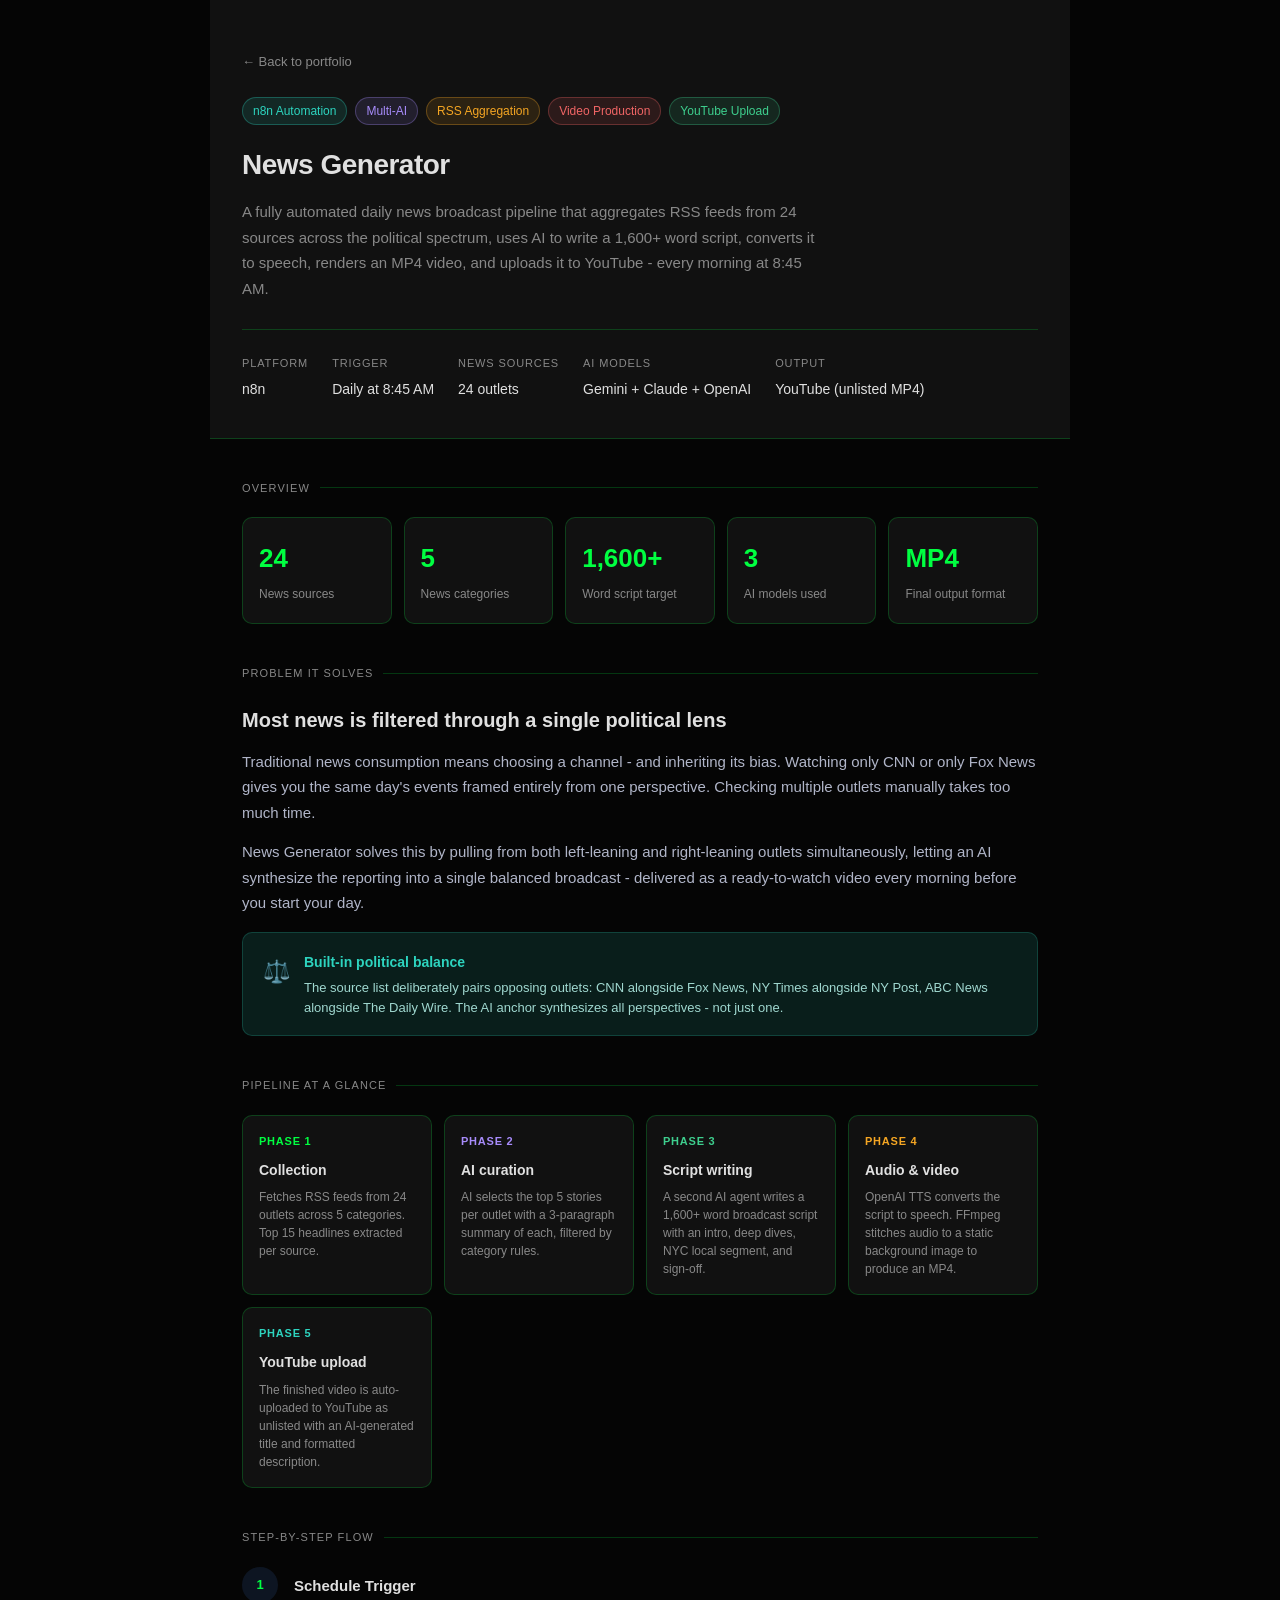
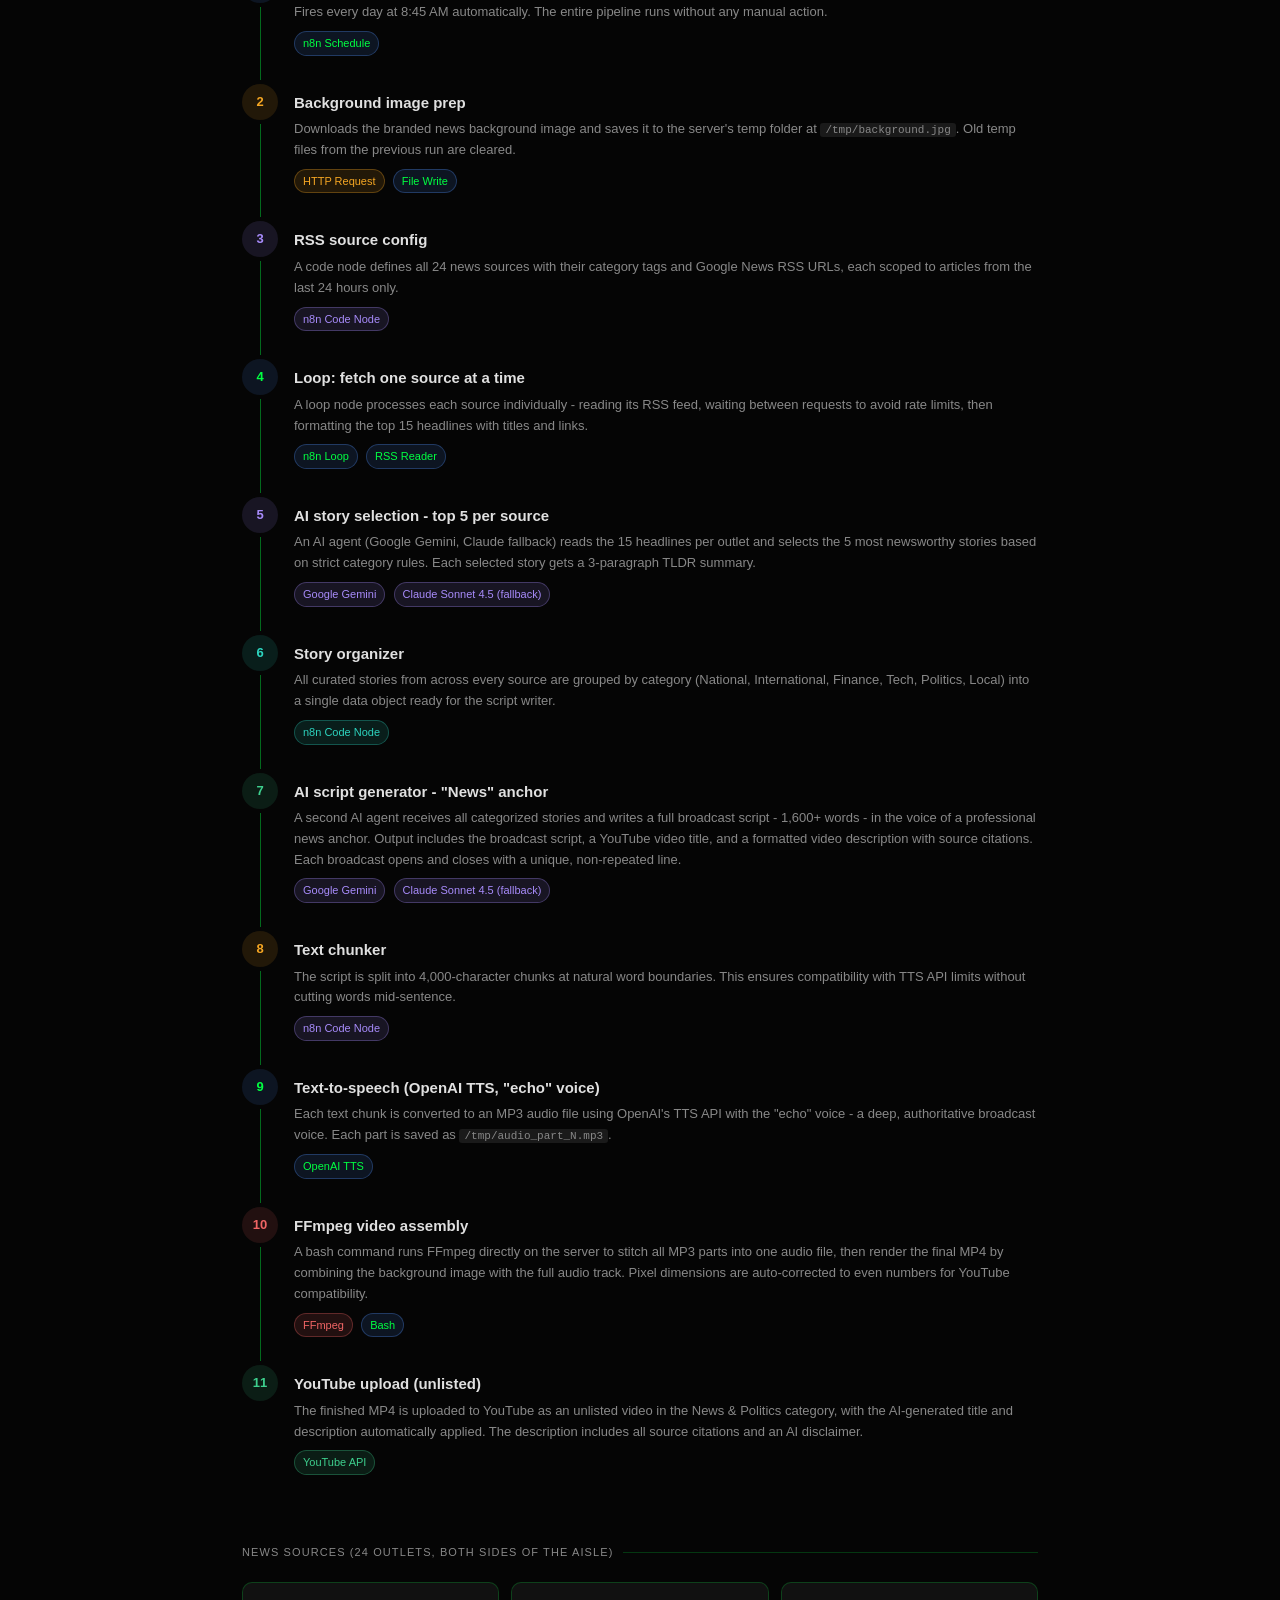
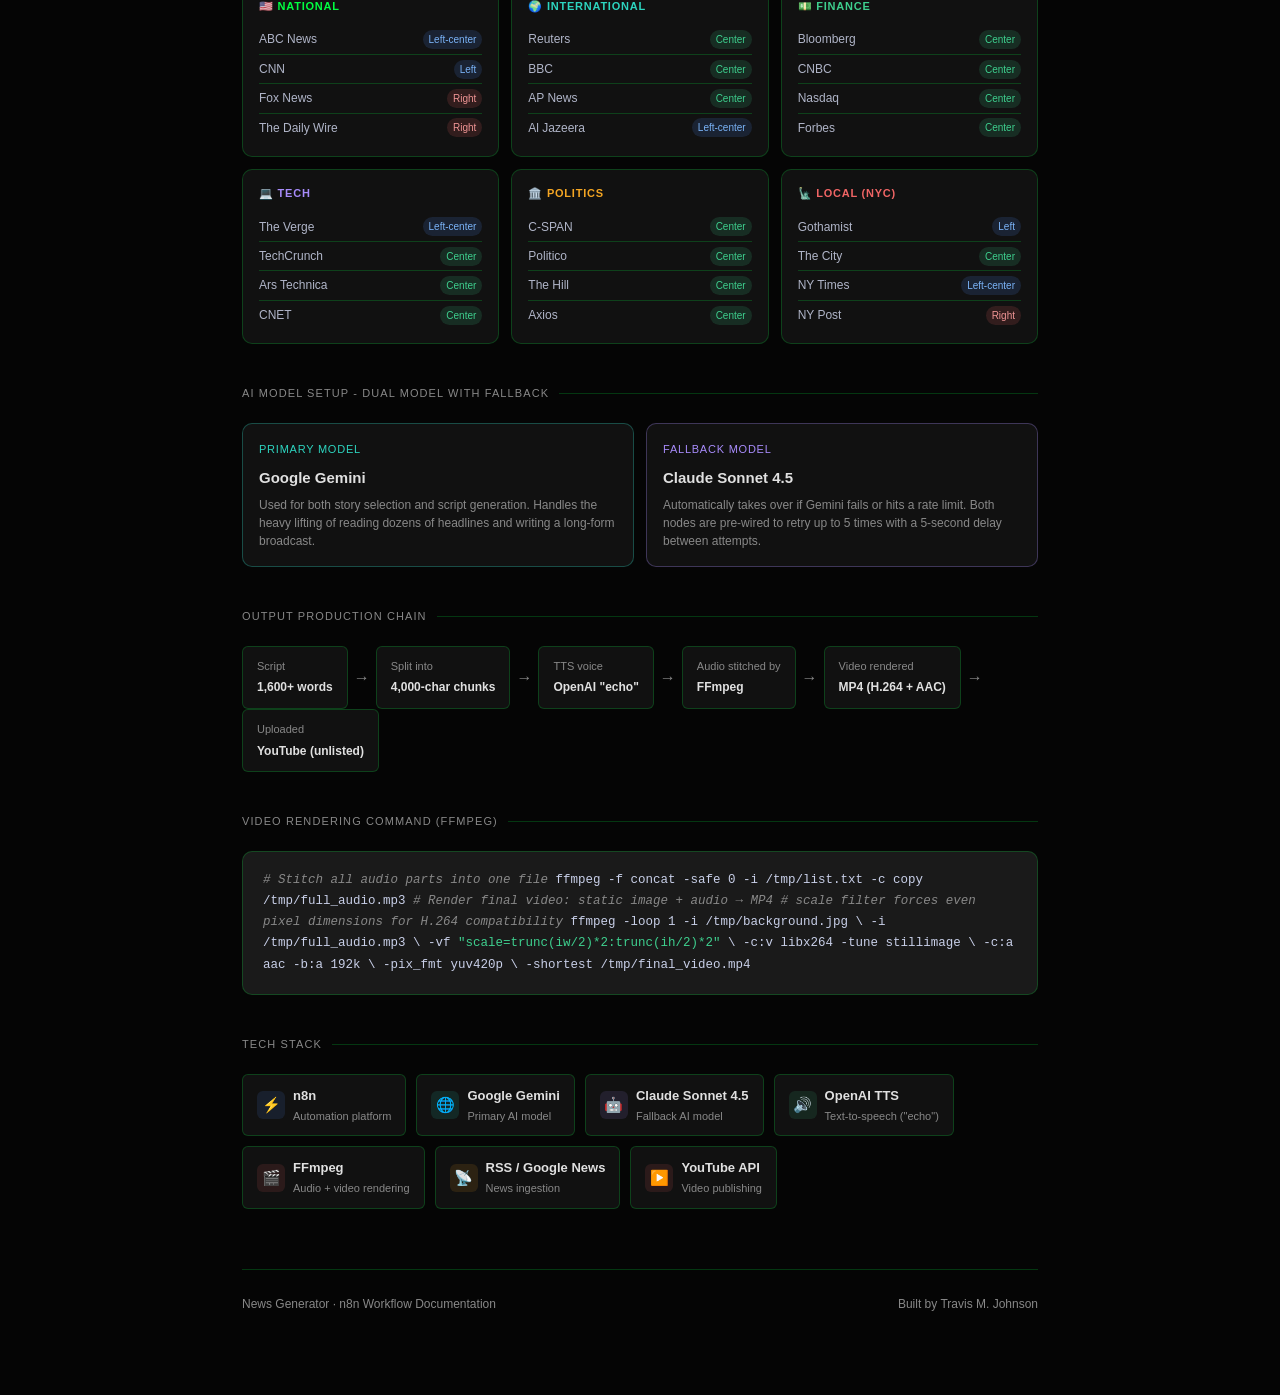
<file: news-generator-docs.html>
﻿<!DOCTYPE html>
<html lang="en">
<head>
<meta charset="UTF-8" />
<meta name="viewport" content="width=device-width, initial-scale=1.0"/>
<title>News Generator - n8n Workflow Documentation</title>
<style>
  *, *::before, *::after { box-sizing: border-box; margin: 0; padding: 0; }

  :root {
    --bg: #050505;
    --surface: #111111;
    --surface2: #1a1a1a;
    --border: rgba(0,255,65,0.2);
    --border2: rgba(0,255,65,0.4);
    --text: #e0e0e0;
    --muted: #888888;
    --accent: #00ff41;
    --accent-dim: rgba(79,142,247,0.12);
    --green: #3ecf8e;
    --green-dim: rgba(62,207,142,0.12);
    --amber: #f5a623;
    --amber-dim: rgba(245,166,35,0.12);
    --red: #f06565;
    --red-dim: rgba(240,101,101,0.12);
    --purple: #a78bfa;
    --purple-dim: rgba(167,139,250,0.12);
    --teal: #2dd4bf;
    --teal-dim: rgba(45,212,191,0.12);
    --radius: 10px;
    --radius-sm: 6px;
  }

  body {
    background: var(--bg);
    color: var(--text);
    font-family: 'Inter', -apple-system, BlinkMacSystemFont, sans-serif;
    font-size: 15px;
    line-height: 1.7;
    padding: 0 0 80px;
  }

  .header {
    background: var(--surface);
    border-bottom: 1px solid var(--border);
    padding: 48px 32px 36px;
    max-width: 860px;
    margin: 0 auto;
  }
  .back-link {
    display: inline-flex; align-items: center; gap: 6px;
    font-size: 13px; color: var(--muted); text-decoration: none; margin-bottom: 24px;
  }
  .back-link:hover { color: var(--accent); }
  .badge-row { display: flex; flex-wrap: wrap; gap: 8px; margin-bottom: 16px; }
  .badge {
    font-size: 12px; font-weight: 500; padding: 3px 10px;
    border-radius: 99px; border: 1px solid;
  }
  .badge-blue   { background: var(--accent-dim);  color: var(--accent);  border-color: rgba(79,142,247,0.3); }
  .badge-green  { background: var(--green-dim);   color: var(--green);   border-color: rgba(62,207,142,0.3); }
  .badge-amber  { background: var(--amber-dim);   color: var(--amber);   border-color: rgba(245,166,35,0.3); }
  .badge-purple { background: var(--purple-dim);  color: var(--purple);  border-color: rgba(167,139,250,0.3); }
  .badge-teal   { background: var(--teal-dim);    color: var(--teal);    border-color: rgba(45,212,191,0.3); }
  .badge-red    { background: var(--red-dim);     color: var(--red);     border-color: rgba(240,101,101,0.3); }

  h1 { font-size: 28px; font-weight: 700; letter-spacing: -0.5px; margin-bottom: 10px; }
  .subtitle { color: var(--muted); font-size: 15px; max-width: 580px; }

  .meta-row {
    display: flex; flex-wrap: wrap; gap: 24px;
    margin-top: 28px; padding-top: 24px; border-top: 1px solid var(--border);
  }
  .meta-item label { font-size: 11px; text-transform: uppercase; letter-spacing: 0.08em; color: var(--muted); display: block; margin-bottom: 3px; }
  .meta-item span  { font-size: 14px; font-weight: 500; }

  .content { max-width: 860px; margin: 0 auto; padding: 0 32px; }

  .section { padding: 40px 0 0; }
  .section-label {
    font-size: 11px; text-transform: uppercase; letter-spacing: 0.1em;
    color: var(--muted); margin-bottom: 20px; display: flex; align-items: center; gap: 10px;
  }
  .section-label::after { content: ''; flex: 1; height: 1px; background: var(--border); }
  h2 { font-size: 20px; font-weight: 600; margin-bottom: 12px; }
  p  { color: #b0b5c8; margin-bottom: 14px; }
  p:last-child { margin-bottom: 0; }

  .stats {
    display: grid;
    grid-template-columns: repeat(auto-fit, minmax(130px, 1fr));
    gap: 12px; margin-top: 4px;
  }
  .stat-card {
    background: var(--surface); border: 1px solid var(--border);
    border-radius: var(--radius); padding: 18px 16px;
  }
  .stat-card .val { font-size: 26px; font-weight: 700; color: var(--accent); }
  .stat-card .lbl { font-size: 12px; color: var(--muted); margin-top: 4px; }

  /* Pipeline phases */
  .phases {
    display: grid;
    grid-template-columns: repeat(auto-fit, minmax(180px, 1fr));
    gap: 12px; margin-top: 4px;
  }
  .phase-card {
    background: var(--surface); border: 1px solid var(--border);
    border-radius: var(--radius); padding: 16px;
  }
  .phase-num { font-size: 11px; font-weight: 600; text-transform: uppercase; letter-spacing: 0.07em; margin-bottom: 8px; }
  .phase-title { font-size: 14px; font-weight: 600; margin-bottom: 6px; }
  .phase-desc { font-size: 12px; color: var(--muted); line-height: 1.5; }

  /* Step flow */
  .flow { display: flex; flex-direction: column; margin-top: 4px; }
  .step { display: flex; gap: 16px; position: relative; }
  .step-line { display: flex; flex-direction: column; align-items: center; flex-shrink: 0; width: 36px; }
  .step-dot {
    width: 36px; height: 36px; border-radius: 50%;
    display: flex; align-items: center; justify-content: center;
    font-size: 13px; font-weight: 700; flex-shrink: 0; z-index: 1;
  }
  .step-connector { width: 1px; flex: 1; min-height: 20px; background: var(--border2); margin: 4px 0; }
  .step:last-child .step-connector { display: none; }
  .step-body { padding-bottom: 28px; flex: 1; }
  .step-title { font-size: 15px; font-weight: 600; margin-bottom: 4px; padding-top: 6px; }
  .step-desc { font-size: 13px; color: var(--muted); line-height: 1.6; }
  .step-tag {
    display: inline-block; font-size: 11px;
    padding: 2px 8px; border-radius: 99px; margin-top: 8px; margin-right: 4px;
  }

  /* Sources grid */
  .sources-grid {
    display: grid;
    grid-template-columns: repeat(auto-fit, minmax(200px, 1fr));
    gap: 12px; margin-top: 4px;
  }
  .source-group {
    background: var(--surface); border: 1px solid var(--border);
    border-radius: var(--radius); padding: 14px 16px;
  }
  .source-group-title {
    font-size: 11px; font-weight: 600; text-transform: uppercase;
    letter-spacing: 0.07em; margin-bottom: 10px;
  }
  .source-item {
    display: flex; align-items: center; justify-content: space-between;
    font-size: 12px; padding: 4px 0;
    border-bottom: 1px solid var(--border); color: #b0b5c8;
  }
  .source-item:last-child { border-bottom: none; }
  .lean-badge {
    font-size: 10px; padding: 1px 6px; border-radius: 99px; font-weight: 500;
  }
  .lean-left  { background: rgba(79,142,247,0.15); color: #7ab3f7; }
  .lean-right { background: rgba(240,101,101,0.15); color: #f09595; }
  .lean-center{ background: rgba(62,207,142,0.15); color: #3ecf8e; }

  /* AI dual model */
  .ai-pair {
    display: grid; grid-template-columns: 1fr 1fr; gap: 12px; margin-top: 4px;
  }
  .ai-card {
    background: var(--surface); border: 1px solid var(--border);
    border-radius: var(--radius); padding: 16px;
  }
  .ai-role { font-size: 11px; text-transform: uppercase; letter-spacing: 0.07em; color: var(--muted); margin-bottom: 6px; }
  .ai-name { font-size: 15px; font-weight: 600; margin-bottom: 6px; }
  .ai-desc { font-size: 12px; color: var(--muted); line-height: 1.5; }

  /* Output chain */
  .chain {
    display: flex; align-items: center; flex-wrap: wrap; gap: 0; margin-top: 4px;
  }
  .chain-item {
    background: var(--surface); border: 1px solid var(--border);
    border-radius: var(--radius-sm); padding: 10px 14px; font-size: 12px;
  }
  .chain-item .ci-label { color: var(--muted); font-size: 11px; margin-bottom: 2px; }
  .chain-item .ci-val   { font-weight: 600; }
  .chain-arrow { color: var(--muted); font-size: 16px; padding: 0 6px; }

  /* Code block */
  .code-block {
    background: var(--surface2); border: 1px solid var(--border);
    border-radius: var(--radius); padding: 18px 20px;
    font-family: 'Fira Mono', 'Courier New', monospace;
    font-size: 12.5px; line-height: 1.7; color: #c8cfe8;
    overflow-x: auto; margin-top: 4px;
  }
  .code-block .c { color: var(--muted); font-style: italic; }
  .code-block .k { color: var(--purple); }
  .code-block .s { color: var(--green); }

  /* Tech stack */
  .stack-list { display: flex; flex-wrap: wrap; gap: 10px; margin-top: 4px; }
  .stack-item {
    background: var(--surface); border: 1px solid var(--border);
    border-radius: var(--radius-sm); padding: 10px 14px;
    font-size: 13px; display: flex; align-items: center; gap: 8px;
  }
  .stack-icon { width: 28px; height: 28px; border-radius: 6px; display: flex; align-items: center; justify-content: center; font-size: 15px; flex-shrink: 0; }
  .stack-name { font-weight: 600; display: block; }
  .stack-role { font-size: 11px; color: var(--muted); display: block; }

  /* Bias callout */
  .callout {
    border-radius: var(--radius); padding: 18px 20px; margin-top: 4px;
    display: flex; gap: 14px; align-items: flex-start;
  }
  .callout-icon { font-size: 22px; flex-shrink: 0; margin-top: 2px; }
  .callout-title { font-size: 14px; font-weight: 600; margin-bottom: 4px; }
  .callout-desc { font-size: 13px; line-height: 1.5; }

  .doc-footer {
    margin-top: 60px; padding-top: 24px; border-top: 1px solid var(--border);
    font-size: 12px; color: var(--muted);
    display: flex; justify-content: space-between; align-items: center; flex-wrap: wrap; gap: 10px;
  }

  @media (max-width: 600px) {
    .header, .content { padding-left: 16px; padding-right: 16px; }
    h1 { font-size: 22px; }
    .stats { grid-template-columns: repeat(2, 1fr); }
    .ai-pair { grid-template-columns: 1fr; }
    .chain { flex-direction: column; }
    .chain-arrow { transform: rotate(90deg); }
  }
</style>
</head>
<body>

<div class="header">
  <a href="index.html" class="back-link">← Back to portfolio</a>
  <div class="badge-row">
    <span class="badge badge-teal">n8n Automation</span>
    <span class="badge badge-purple">Multi-AI</span>
    <span class="badge badge-amber">RSS Aggregation</span>
    <span class="badge badge-red">Video Production</span>
    <span class="badge badge-green">YouTube Upload</span>
  </div>
  <h1>News Generator</h1>
  <p class="subtitle">A fully automated daily news broadcast pipeline that aggregates RSS feeds from 24 sources across the political spectrum, uses AI to write a 1,600+ word script, converts it to speech, renders an MP4 video, and uploads it to YouTube - every morning at 8:45 AM.</p>
  <div class="meta-row">
    <div class="meta-item"><label>Platform</label><span>n8n</span></div>
    <div class="meta-item"><label>Trigger</label><span>Daily at 8:45 AM</span></div>
    <div class="meta-item"><label>News sources</label><span>24 outlets</span></div>
    <div class="meta-item"><label>AI models</label><span>Gemini + Claude + OpenAI</span></div>
    <div class="meta-item"><label>Output</label><span>YouTube (unlisted MP4)</span></div>
  </div>
</div>

<div class="content">

  <!-- Overview stats -->
  <div class="section">
    <div class="section-label">Overview</div>
    <div class="stats">
      <div class="stat-card"><div class="val">24</div><div class="lbl">News sources</div></div>
      <div class="stat-card"><div class="val">5</div><div class="lbl">News categories</div></div>
      <div class="stat-card"><div class="val">1,600+</div><div class="lbl">Word script target</div></div>
      <div class="stat-card"><div class="val">3</div><div class="lbl">AI models used</div></div>
      <div class="stat-card"><div class="val">MP4</div><div class="lbl">Final output format</div></div>
    </div>
  </div>

  <!-- Problem -->
  <div class="section">
    <div class="section-label">Problem it solves</div>
    <h2>Most news is filtered through a single political lens</h2>
    <p>Traditional news consumption means choosing a channel - and inheriting its bias. Watching only CNN or only Fox News gives you the same day's events framed entirely from one perspective. Checking multiple outlets manually takes too much time.</p>
    <p>News Generator solves this by pulling from both left-leaning and right-leaning outlets simultaneously, letting an AI synthesize the reporting into a single balanced broadcast - delivered as a ready-to-watch video every morning before you start your day.</p>

    <div class="callout" style="background: var(--teal-dim); border: 1px solid rgba(45,212,191,0.2); margin-top: 16px;">
      <div class="callout-icon">⚖️</div>
      <div>
        <div class="callout-title" style="color: var(--teal);">Built-in political balance</div>
        <div class="callout-desc" style="color: #a0d8d0;">The source list deliberately pairs opposing outlets: CNN alongside Fox News, NY Times alongside NY Post, ABC News alongside The Daily Wire. The AI anchor synthesizes all perspectives - not just one.</div>
      </div>
    </div>
  </div>

  <!-- Pipeline phases -->
  <div class="section">
    <div class="section-label">Pipeline at a glance</div>
    <div class="phases">
      <div class="phase-card">
        <div class="phase-num" style="color: var(--accent);">Phase 1</div>
        <div class="phase-title">Collection</div>
        <div class="phase-desc">Fetches RSS feeds from 24 outlets across 5 categories. Top 15 headlines extracted per source.</div>
      </div>
      <div class="phase-card">
        <div class="phase-num" style="color: var(--purple);">Phase 2</div>
        <div class="phase-title">AI curation</div>
        <div class="phase-desc">AI selects the top 5 stories per outlet with a 3-paragraph summary of each, filtered by category rules.</div>
      </div>
      <div class="phase-card">
        <div class="phase-num" style="color: var(--green);">Phase 3</div>
        <div class="phase-title">Script writing</div>
        <div class="phase-desc">A second AI agent writes a 1,600+ word broadcast script with an intro, deep dives, NYC local segment, and sign-off.</div>
      </div>
      <div class="phase-card">
        <div class="phase-num" style="color: var(--amber);">Phase 4</div>
        <div class="phase-title">Audio & video</div>
        <div class="phase-desc">OpenAI TTS converts the script to speech. FFmpeg stitches audio to a static background image to produce an MP4.</div>
      </div>
      <div class="phase-card">
        <div class="phase-num" style="color: var(--teal);">Phase 5</div>
        <div class="phase-title">YouTube upload</div>
        <div class="phase-desc">The finished video is auto-uploaded to YouTube as unlisted with an AI-generated title and formatted description.</div>
      </div>
    </div>
  </div>

  <!-- Step by step -->
  <div class="section">
    <div class="section-label">Step-by-step flow</div>
    <div class="flow">

      <div class="step">
        <div class="step-line"><div class="step-dot" style="background:var(--accent-dim);color:var(--accent);">1</div><div class="step-connector"></div></div>
        <div class="step-body">
          <div class="step-title">Schedule Trigger</div>
          <div class="step-desc">Fires every day at 8:45 AM automatically. The entire pipeline runs without any manual action.</div>
          <span class="step-tag badge badge-blue">n8n Schedule</span>
        </div>
      </div>

      <div class="step">
        <div class="step-line"><div class="step-dot" style="background:var(--amber-dim);color:var(--amber);">2</div><div class="step-connector"></div></div>
        <div class="step-body">
          <div class="step-title">Background image prep</div>
          <div class="step-desc">Downloads the branded news background image and saves it to the server's temp folder at <code style="background:var(--surface2);padding:1px 5px;border-radius:3px;font-size:11px;">/tmp/background.jpg</code>. Old temp files from the previous run are cleared.</div>
          <span class="step-tag badge badge-amber">HTTP Request</span>
          <span class="step-tag badge badge-blue">File Write</span>
        </div>
      </div>

      <div class="step">
        <div class="step-line"><div class="step-dot" style="background:var(--purple-dim);color:var(--purple);">3</div><div class="step-connector"></div></div>
        <div class="step-body">
          <div class="step-title">RSS source config</div>
          <div class="step-desc">A code node defines all 24 news sources with their category tags and Google News RSS URLs, each scoped to articles from the last 24 hours only.</div>
          <span class="step-tag badge badge-purple">n8n Code Node</span>
        </div>
      </div>

      <div class="step">
        <div class="step-line"><div class="step-dot" style="background:var(--accent-dim);color:var(--accent);">4</div><div class="step-connector"></div></div>
        <div class="step-body">
          <div class="step-title">Loop: fetch one source at a time</div>
          <div class="step-desc">A loop node processes each source individually - reading its RSS feed, waiting between requests to avoid rate limits, then formatting the top 15 headlines with titles and links.</div>
          <span class="step-tag badge badge-blue">n8n Loop</span>
          <span class="step-tag badge badge-blue">RSS Reader</span>
        </div>
      </div>

      <div class="step">
        <div class="step-line"><div class="step-dot" style="background:var(--purple-dim);color:var(--purple);">5</div><div class="step-connector"></div></div>
        <div class="step-body">
          <div class="step-title">AI story selection - top 5 per source</div>
          <div class="step-desc">An AI agent (Google Gemini, Claude fallback) reads the 15 headlines per outlet and selects the 5 most newsworthy stories based on strict category rules. Each selected story gets a 3-paragraph TLDR summary.</div>
          <span class="step-tag badge badge-purple">Google Gemini</span>
          <span class="step-tag badge badge-purple">Claude Sonnet 4.5 (fallback)</span>
        </div>
      </div>

      <div class="step">
        <div class="step-line"><div class="step-dot" style="background:var(--teal-dim);color:var(--teal);">6</div><div class="step-connector"></div></div>
        <div class="step-body">
          <div class="step-title">Story organizer</div>
          <div class="step-desc">All curated stories from across every source are grouped by category (National, International, Finance, Tech, Politics, Local) into a single data object ready for the script writer.</div>
          <span class="step-tag badge badge-teal">n8n Code Node</span>
        </div>
      </div>

      <div class="step">
        <div class="step-line"><div class="step-dot" style="background:var(--green-dim);color:var(--green);">7</div><div class="step-connector"></div></div>
        <div class="step-body">
          <div class="step-title">AI script generator - "News" anchor</div>
          <div class="step-desc">A second AI agent receives all categorized stories and writes a full broadcast script - 1,600+ words - in the voice of a professional news anchor. Output includes the broadcast script, a YouTube video title, and a formatted video description with source citations. Each broadcast opens and closes with a unique, non-repeated line.</div>
          <span class="step-tag badge badge-purple">Google Gemini</span>
          <span class="step-tag badge badge-purple">Claude Sonnet 4.5 (fallback)</span>
        </div>
      </div>

      <div class="step">
        <div class="step-line"><div class="step-dot" style="background:var(--amber-dim);color:var(--amber);">8</div><div class="step-connector"></div></div>
        <div class="step-body">
          <div class="step-title">Text chunker</div>
          <div class="step-desc">The script is split into 4,000-character chunks at natural word boundaries. This ensures compatibility with TTS API limits without cutting words mid-sentence.</div>
          <span class="step-tag badge badge-purple">n8n Code Node</span>
        </div>
      </div>

      <div class="step">
        <div class="step-line"><div class="step-dot" style="background:var(--accent-dim);color:var(--accent);">9</div><div class="step-connector"></div></div>
        <div class="step-body">
          <div class="step-title">Text-to-speech (OpenAI TTS, "echo" voice)</div>
          <div class="step-desc">Each text chunk is converted to an MP3 audio file using OpenAI's TTS API with the "echo" voice - a deep, authoritative broadcast voice. Each part is saved as <code style="background:var(--surface2);padding:1px 5px;border-radius:3px;font-size:11px;">/tmp/audio_part_N.mp3</code>.</div>
          <span class="step-tag badge badge-blue">OpenAI TTS</span>
        </div>
      </div>

      <div class="step">
        <div class="step-line"><div class="step-dot" style="background:var(--red-dim);color:var(--red);">10</div><div class="step-connector"></div></div>
        <div class="step-body">
          <div class="step-title">FFmpeg video assembly</div>
          <div class="step-desc">A bash command runs FFmpeg directly on the server to stitch all MP3 parts into one audio file, then render the final MP4 by combining the background image with the full audio track. Pixel dimensions are auto-corrected to even numbers for YouTube compatibility.</div>
          <span class="step-tag badge badge-red">FFmpeg</span>
          <span class="step-tag badge badge-blue">Bash</span>
        </div>
      </div>

      <div class="step">
        <div class="step-line"><div class="step-dot" style="background:var(--green-dim);color:var(--green);">11</div></div>
        <div class="step-body">
          <div class="step-title">YouTube upload (unlisted)</div>
          <div class="step-desc">The finished MP4 is uploaded to YouTube as an unlisted video in the News &amp; Politics category, with the AI-generated title and description automatically applied. The description includes all source citations and an AI disclaimer.</div>
          <span class="step-tag badge badge-green">YouTube API</span>
        </div>
      </div>

    </div>
  </div>

  <!-- News sources -->
  <div class="section">
    <div class="section-label">News sources (24 outlets, both sides of the aisle)</div>
    <div class="sources-grid">
      <div class="source-group">
        <div class="source-group-title" style="color:var(--accent);">🇺🇸 National</div>
        <div class="source-item"><span>ABC News</span><span class="lean-badge lean-left">Left-center</span></div>
        <div class="source-item"><span>CNN</span><span class="lean-badge lean-left">Left</span></div>
        <div class="source-item"><span>Fox News</span><span class="lean-badge lean-right">Right</span></div>
        <div class="source-item"><span>The Daily Wire</span><span class="lean-badge lean-right">Right</span></div>
      </div>
      <div class="source-group">
        <div class="source-group-title" style="color:var(--teal);">🌍 International</div>
        <div class="source-item"><span>Reuters</span><span class="lean-badge lean-center">Center</span></div>
        <div class="source-item"><span>BBC</span><span class="lean-badge lean-center">Center</span></div>
        <div class="source-item"><span>AP News</span><span class="lean-badge lean-center">Center</span></div>
        <div class="source-item"><span>Al Jazeera</span><span class="lean-badge lean-left">Left-center</span></div>
      </div>
      <div class="source-group">
        <div class="source-group-title" style="color:var(--green);">💵 Finance</div>
        <div class="source-item"><span>Bloomberg</span><span class="lean-badge lean-center">Center</span></div>
        <div class="source-item"><span>CNBC</span><span class="lean-badge lean-center">Center</span></div>
        <div class="source-item"><span>Nasdaq</span><span class="lean-badge lean-center">Center</span></div>
        <div class="source-item"><span>Forbes</span><span class="lean-badge lean-center">Center</span></div>
      </div>
      <div class="source-group">
        <div class="source-group-title" style="color:var(--purple);">💻 Tech</div>
        <div class="source-item"><span>The Verge</span><span class="lean-badge lean-left">Left-center</span></div>
        <div class="source-item"><span>TechCrunch</span><span class="lean-badge lean-center">Center</span></div>
        <div class="source-item"><span>Ars Technica</span><span class="lean-badge lean-center">Center</span></div>
        <div class="source-item"><span>CNET</span><span class="lean-badge lean-center">Center</span></div>
      </div>
      <div class="source-group">
        <div class="source-group-title" style="color:var(--amber);">🏛️ Politics</div>
        <div class="source-item"><span>C-SPAN</span><span class="lean-badge lean-center">Center</span></div>
        <div class="source-item"><span>Politico</span><span class="lean-badge lean-center">Center</span></div>
        <div class="source-item"><span>The Hill</span><span class="lean-badge lean-center">Center</span></div>
        <div class="source-item"><span>Axios</span><span class="lean-badge lean-center">Center</span></div>
      </div>
      <div class="source-group">
        <div class="source-group-title" style="color:var(--red);">🗽 Local (NYC)</div>
        <div class="source-item"><span>Gothamist</span><span class="lean-badge lean-left">Left</span></div>
        <div class="source-item"><span>The City</span><span class="lean-badge lean-center">Center</span></div>
        <div class="source-item"><span>NY Times</span><span class="lean-badge lean-left">Left-center</span></div>
        <div class="source-item"><span>NY Post</span><span class="lean-badge lean-right">Right</span></div>
      </div>
    </div>
  </div>

  <!-- AI models -->
  <div class="section">
    <div class="section-label">AI model setup - dual model with fallback</div>
    <div class="ai-pair">
      <div class="ai-card" style="border-color: rgba(45,212,191,0.3);">
        <div class="ai-role" style="color:var(--teal);">Primary model</div>
        <div class="ai-name">Google Gemini</div>
        <div class="ai-desc">Used for both story selection and script generation. Handles the heavy lifting of reading dozens of headlines and writing a long-form broadcast.</div>
      </div>
      <div class="ai-card" style="border-color: rgba(167,139,250,0.3);">
        <div class="ai-role" style="color:var(--purple);">Fallback model</div>
        <div class="ai-name">Claude Sonnet 4.5</div>
        <div class="ai-desc">Automatically takes over if Gemini fails or hits a rate limit. Both nodes are pre-wired to retry up to 5 times with a 5-second delay between attempts.</div>
      </div>
    </div>
  </div>

  <!-- Output chain -->
  <div class="section">
    <div class="section-label">Output production chain</div>
    <div class="chain">
      <div class="chain-item"><div class="ci-label">Script</div><div class="ci-val">1,600+ words</div></div>
      <div class="chain-arrow">→</div>
      <div class="chain-item"><div class="ci-label">Split into</div><div class="ci-val">4,000-char chunks</div></div>
      <div class="chain-arrow">→</div>
      <div class="chain-item"><div class="ci-label">TTS voice</div><div class="ci-val">OpenAI "echo"</div></div>
      <div class="chain-arrow">→</div>
      <div class="chain-item"><div class="ci-label">Audio stitched by</div><div class="ci-val">FFmpeg</div></div>
      <div class="chain-arrow">→</div>
      <div class="chain-item"><div class="ci-label">Video rendered</div><div class="ci-val">MP4 (H.264 + AAC)</div></div>
      <div class="chain-arrow">→</div>
      <div class="chain-item"><div class="ci-label">Uploaded</div><div class="ci-val">YouTube (unlisted)</div></div>
    </div>
  </div>

  <!-- FFmpeg command -->
  <div class="section">
    <div class="section-label">Video rendering command (FFmpeg)</div>
    <div class="code-block"><span class="c"># Stitch all audio parts into one file</span>
ffmpeg -f concat -safe 0 -i /tmp/list.txt -c copy /tmp/full_audio.mp3

<span class="c"># Render final video: static image + audio → MP4</span>
<span class="c"># scale filter forces even pixel dimensions for H.264 compatibility</span>
ffmpeg -loop 1 -i /tmp/background.jpg \
       -i /tmp/full_audio.mp3 \
       -vf <span class="s">"scale=trunc(iw/2)*2:trunc(ih/2)*2"</span> \
       -c:v libx264 -tune stillimage \
       -c:a aac -b:a 192k \
       -pix_fmt yuv420p \
       -shortest /tmp/final_video.mp4</div>
  </div>

  <!-- Tech stack -->
  <div class="section">
    <div class="section-label">Tech stack</div>
    <div class="stack-list">
      <div class="stack-item"><div class="stack-icon" style="background:var(--accent-dim);">⚡</div><div><span class="stack-name">n8n</span><span class="stack-role">Automation platform</span></div></div>
      <div class="stack-item"><div class="stack-icon" style="background:var(--teal-dim);">🌐</div><div><span class="stack-name">Google Gemini</span><span class="stack-role">Primary AI model</span></div></div>
      <div class="stack-item"><div class="stack-icon" style="background:var(--purple-dim);">🤖</div><div><span class="stack-name">Claude Sonnet 4.5</span><span class="stack-role">Fallback AI model</span></div></div>
      <div class="stack-item"><div class="stack-icon" style="background:var(--green-dim);">🔊</div><div><span class="stack-name">OpenAI TTS</span><span class="stack-role">Text-to-speech ("echo")</span></div></div>
      <div class="stack-item"><div class="stack-icon" style="background:var(--red-dim);">🎬</div><div><span class="stack-name">FFmpeg</span><span class="stack-role">Audio + video rendering</span></div></div>
      <div class="stack-item"><div class="stack-icon" style="background:var(--amber-dim);">📡</div><div><span class="stack-name">RSS / Google News</span><span class="stack-role">News ingestion</span></div></div>
      <div class="stack-item"><div class="stack-icon" style="background:var(--red-dim);">▶️</div><div><span class="stack-name">YouTube API</span><span class="stack-role">Video publishing</span></div></div>
    </div>
  </div>

  <div class="doc-footer">
    <span>News Generator · n8n Workflow Documentation</span>
    <span>Built by Travis M. Johnson</span>
  </div>

</div>
</body>
</html>
</file>
